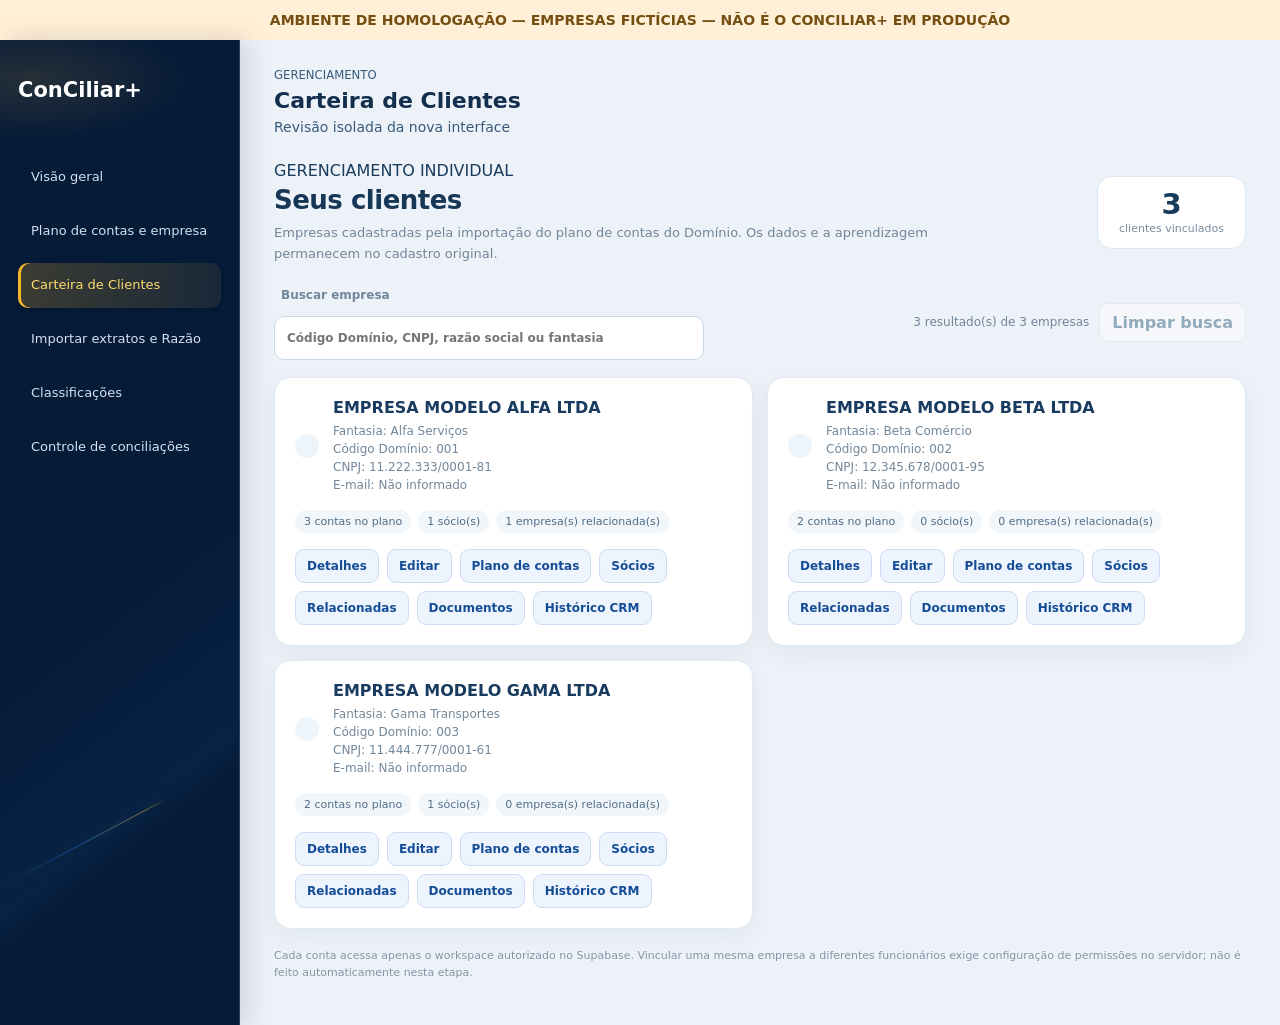
<file: testes/carteira-homologacao-visual.html>
<!doctype html><html lang="pt-BR"><head><meta charset="utf-8"><meta name="viewport" content="width=device-width,initial-scale=1"><title>Homologação visual — Carteira de Clientes</title><link rel="stylesheet" href="../style.css"><link rel="stylesheet" href="../romeiro-theme.css"><link rel="stylesheet" href="../client-wallet.css"><style>
body{margin:0;background:#edf2f8;font-family:system-ui,Arial,sans-serif}.homolog-banner{background:#ffefd6;padding:12px 20px;color:#754f12;font-size:14px;text-align:center;font-weight:750}.stage{display:flex;min-height:100vh}.sidebar{background:#061b38;color:white;width:240px;flex:0 0 240px;padding:30px 18px}.sidebar strong{display:block;color:#fff;margin:8px 0 40px;font-size:21px}.sidebar nav{display:flex;flex-direction:column;gap:9px}.sidebar button{border:0;background:transparent;color:#d3e1ef;padding:12px;text-align:left;font-size:13px;border-radius:9px}.sidebar button.active{background:rgba(255,255,255,.15);color:#fff}.content{flex:1;min-width:0;padding:26px 34px;max-width:1250px}.titlebar{color:#375a7b;font-size:14px;margin-bottom:26px}.titlebar h1{font-size:22px;color:#142e4d;margin:6px 0}.wallet-top{margin-top:20px}
@media(max-width:680px){.stage{display:block}.sidebar{width:auto;padding:14px;min-height:0}.sidebar strong{margin:0 0 8px}.sidebar nav{display:flex;flex-direction:row;overflow:auto}.sidebar button{white-space:nowrap}.content{padding:14px}}
</style><script>
window.state={companies:[
{id:'ficticio-1',name:'EMPRESA MODELO ALFA LTDA',fantasyName:'Alfa Serviços',cnpj:'11222333000181',dominio:'001',plan:[{code:'1'},{code:'2'},{code:'3'}],partners:[{name:'SÓCIO FICTÍCIO'}],relatedCompanies:[{name:'RELACIONADA FICTÍCIA'}],rules:[{code:'192'}]},
{id:'ficticio-2',name:'EMPRESA MODELO BETA LTDA',fantasyName:'Beta Comércio',cnpj:'12345678000195',dominio:'002',plan:[{code:'7'},{code:'8'}],partners:[],relatedCompanies:[],rules:[]},
{id:'ficticio-3',name:'EMPRESA MODELO GAMA LTDA',fantasyName:'Gama Transportes',cnpj:'11444777000161',dominio:'003',plan:[{code:'10'},{code:'11'}],partners:[{name:'PESSOA TESTE'}],relatedCompanies:[],rules:[]}
]};
window.ConciliaCloud={accountId:()=> 'usuario-homologacao',authenticated:()=>true};
window.companyId='';window.renderSelection=()=>{};window.showPage=()=>{};window.store=async()=>{};window.say=console.log;window.confirm=()=>true;window.lucide={createIcons(){}};
</script></head><body><div class="homolog-banner">AMBIENTE DE HOMOLOGAÇÃO — EMPRESAS FICTÍCIAS — NÃO É O CONCILIAR+ EM PRODUÇÃO</div><div class="stage"><aside class="sidebar"><strong>ConCiliar+</strong><nav><button>Visão geral</button><button>Plano de contas e empresa</button><button class="active">Carteira de Clientes</button><button>Importar extratos e Razão</button><button>Classificações</button><button>Controle de conciliações</button></nav></aside><main class="content"><div class="titlebar"><small>GERENCIAMENTO</small><h1>Carteira de Clientes</h1><span>Revisão isolada da nova interface</span></div><div id="walletPanel"></div></main></div><script src="../client-wallet.js"></script><script>function verificarHomologacao(){window.ConciliaWallet?.render();document.body.dataset.homologacao=String(!!document.querySelector('.wallet-client-card'));}document.addEventListener('DOMContentLoaded',verificarHomologacao);window.addEventListener('load',verificarHomologacao);setTimeout(verificarHomologacao,500);</script></body></html>
</file>
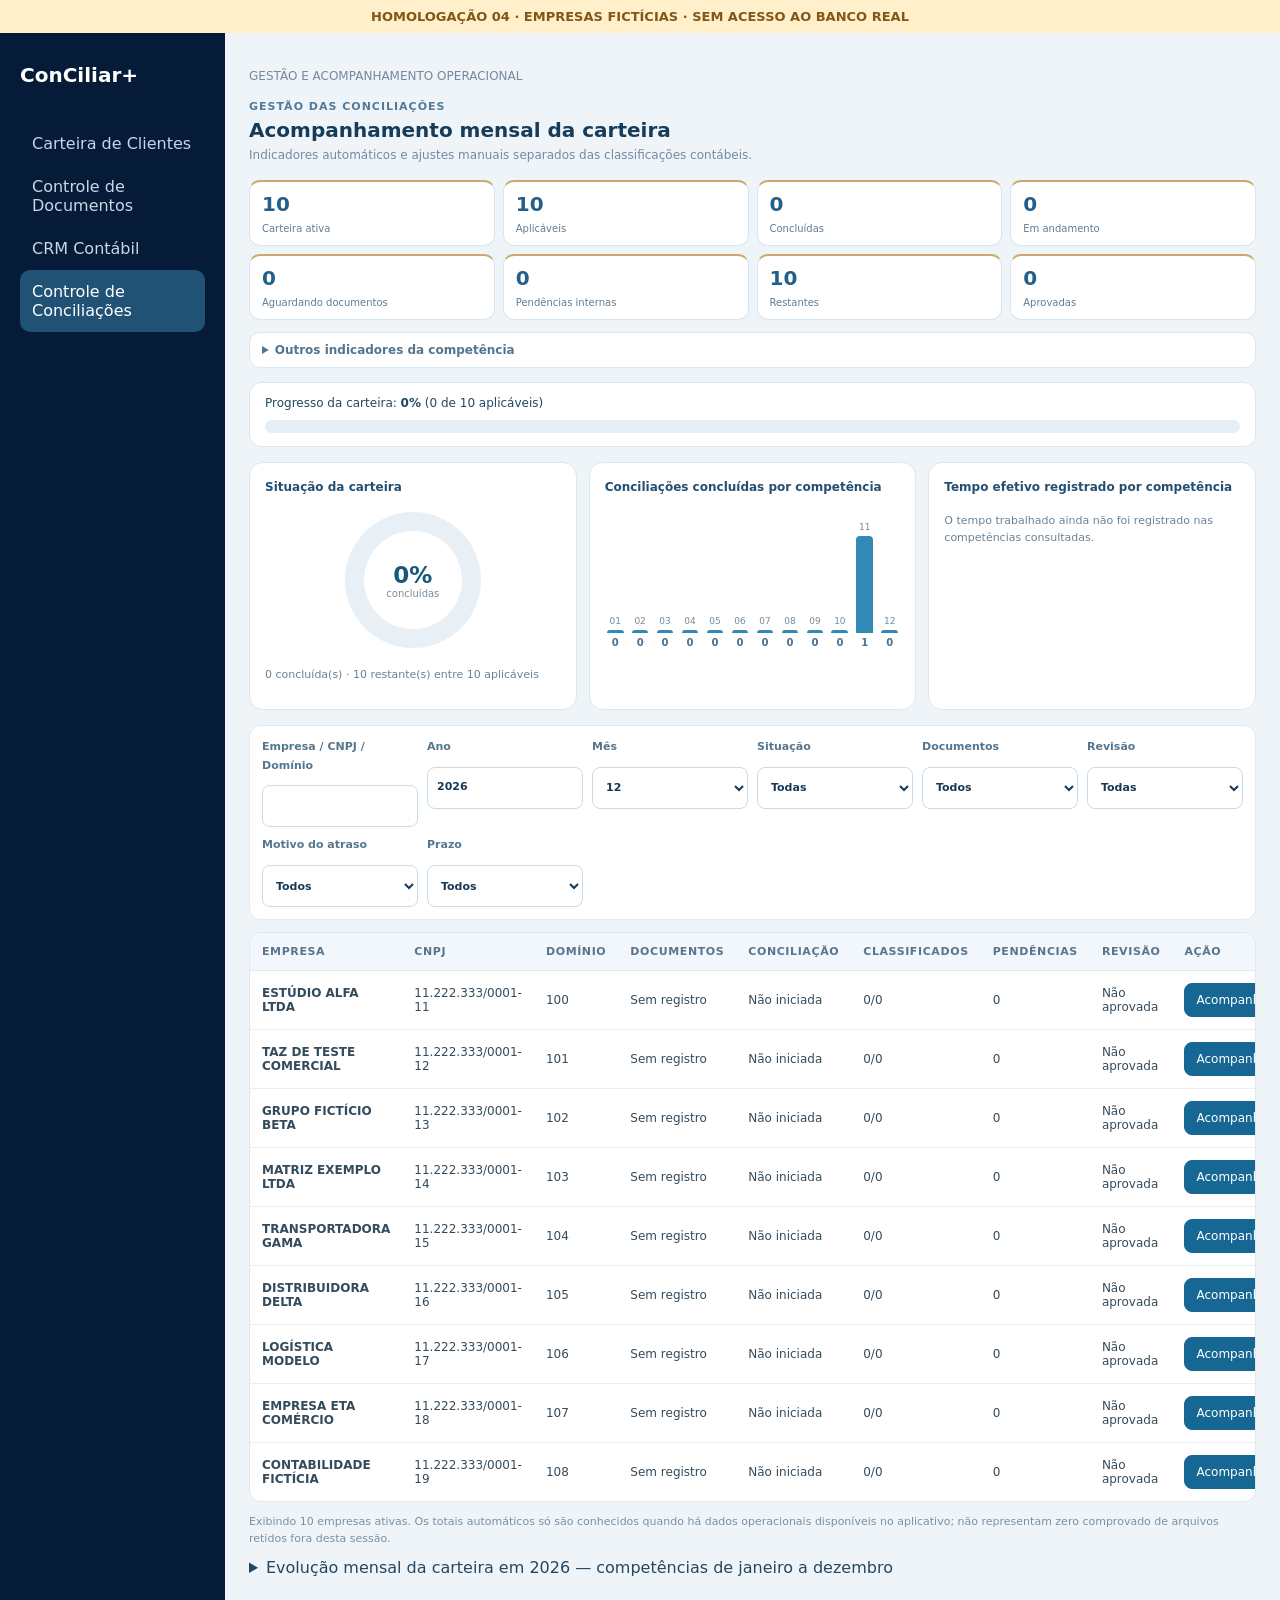
<file: testes/controle-melhoria04-visual.html>
<!doctype html><html lang="pt-BR"><head><meta charset="utf-8"><meta name="viewport" content="width=device-width,initial-scale=1"><title>Controle de Conciliações — Homologação 04</title><link rel="stylesheet" href="../style.css"><link rel="stylesheet" href="../tracking-control-v4.css"><style>
body{margin:0;background:#eff4f9;font-family:system-ui,Arial,sans-serif}.banner{position:sticky;top:0;background:#fff0cb;color:#825719;text-align:center;padding:9px;font-size:13px;font-weight:750;z-index:9}
.layout{display:flex;min-height:100vh}.navside{background:#061b38;color:#fff;width:225px;flex-shrink:0;padding:20px}.navside strong{font-size:20px;display:block;margin:10px 0 35px}.navside span{display:block;padding:12px;color:#c5d8e8}.navside span.active{background:#205276;color:#fff;border-radius:10px}
main{min-width:0;flex:1;max-width:1450px;padding:24px}.subtitle{font-size:12px;color:#75899b}
@media(max-width:700px){.layout{display:block}.navside{width:auto;min-height:0;padding:12px}.navside strong{margin:0 0 10px}.navside span{display:inline-block;padding:5px;font-size:11px}main{padding:12px}}
</style><script>
window.state={companies:[]};window.cloudSyncEnabled=true;
window.ConciliaCloud={accountId:()=> 'test-employee',authenticated:()=>true,revision:()=>1,identity:()=> 'usuario-homologacao@example.test'};
window.ConciliaWallet={visible:()=>window.state.companies};window.store=async()=>{};window.lucide={createIcons(){}};
const year=2026,period='2026-11';
for(let i=0;i<11;i++){const c={id:'fake-'+i,name:['ESTÚDIO ALFA LTDA','TAZ DE TESTE COMERCIAL','GRUPO FICTÍCIO BETA','MATRIZ EXEMPLO LTDA','TRANSPORTADORA GAMA','DISTRIBUIDORA DELTA','LOGÍSTICA MODELO','EMPRESA ETA COMÉRCIO','CONTABILIDADE FICTÍCIA','INDÚSTRIA ÔMEGA','CLIENTE INATIVO'][i],cnpj:'11.222.333/0001-'+(11+i),dominio:String(100+i),walletAssignedUserIds:['test-employee'],clientInactive:i===10,
 documentHistory:{[period]:{status:['Recebido','Cobrado','Pendente','Parcialmente recebido','Recebido'][i%5]}},reconciliationTracking:{},movements:[],imports:[],reconciliationReview:{}};
 if(i===0)c.reconciliationTracking[period]={start:'2026-11-04',end:'2026-11-07',notes:'Conciliação validada'};
 if(i===1)c.reconciliationTracking[period]={start:'2026-11-02'};
 if(i===2)c.movements=[{id:'1',date:'2026-11-03',status:'PENDENTE'}];
 window.state.companies.push(c);
}
window.showPage=()=>{};window.confirm=()=>true;
</script></head><body class="authenticated"><div class="banner">HOMOLOGAÇÃO 04 · EMPRESAS FICTÍCIAS · SEM ACESSO AO BANCO REAL</div><div class="layout"><aside class="navside"><strong>ConCiliar+</strong><span>Carteira de Clientes</span><span>Controle de Documentos</span><span>CRM Contábil</span><span class="active">Controle de Conciliações</span></aside><main><p class="subtitle">GESTÃO E ACOMPANHAMENTO OPERACIONAL</p><section id="p-controle" class="page visible"><div id="trackingV4Panel"></div></section></main></div><script src="../tracking-core-v4.js"></script><script src="../tracking-control-v4.js"></script><script>
function check(){window.ConciliaTrackingV4?.render();document.body.dataset.tracking4Homologado=String(document.querySelectorAll('.track4-summary button').length>=15&&document.querySelector('.track4-progress')?.getBoundingClientRect().height>5&&document.querySelectorAll('.track4-table')[0]?.querySelectorAll('tbody tr').length===10);}
document.addEventListener('DOMContentLoaded',check);window.addEventListener('load',check);setTimeout(check,250);
</script></body></html>
</file>
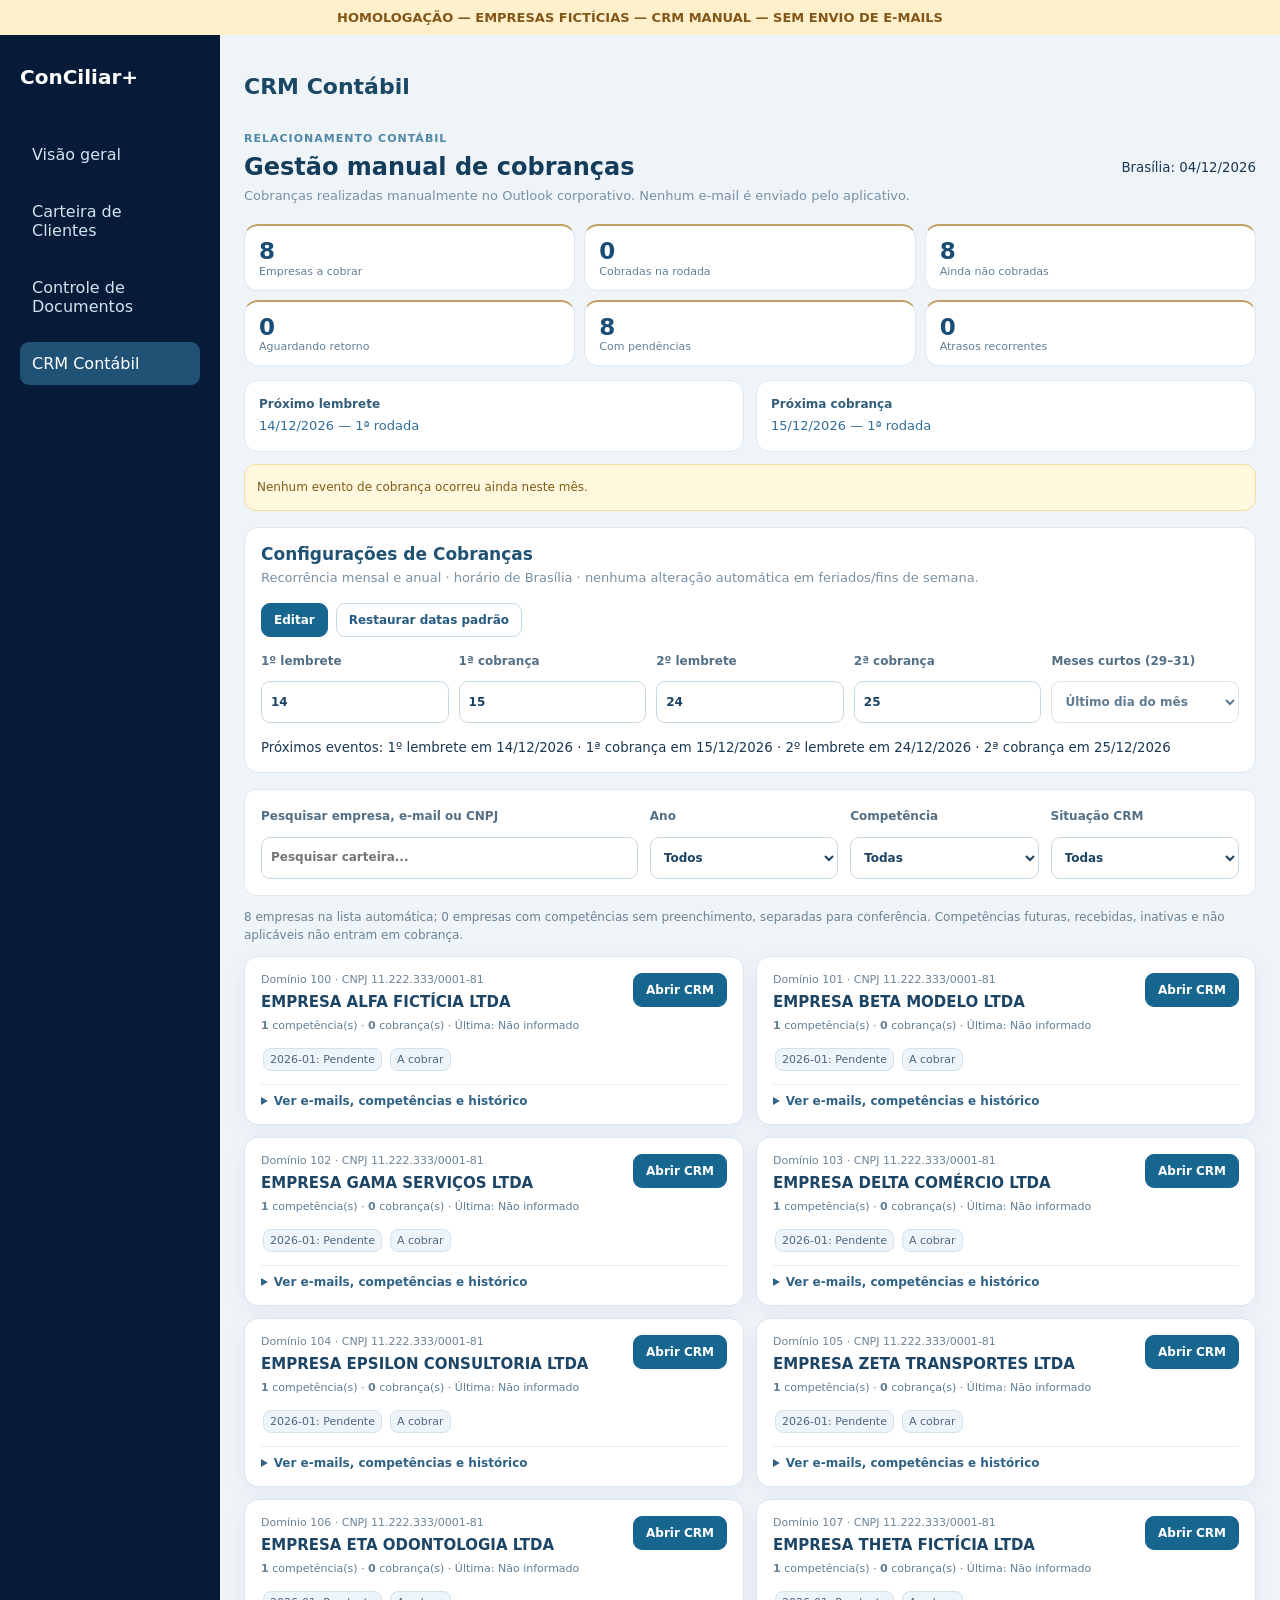
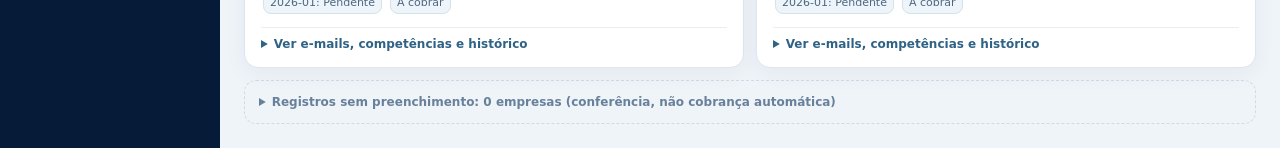
<file: testes/crm-homologacao-visual.html>
<!doctype html><html lang="pt-BR"><head><meta charset="utf-8"><meta name="viewport" content="width=device-width,initial-scale=1"><title>CRM Contábil · Homologação 03</title><link rel="stylesheet" href="../style.css"><link rel="stylesheet" href="../crm.css"><style>body{margin:0;background:#eff4f9;font-family:system-ui,Arial,sans-serif}.banner{background:#fff0cb;color:#825719;text-align:center;padding:10px;font-size:13px;font-weight:750}.shell{display:flex;min-height:100vh}.sidebar{background:#061b38;color:#fff;flex:0 0 220px;padding:20px}.sidebar strong{display:block;font-size:20px;margin:10px 0 30px}.sidebar span{display:block;padding:12px;color:#d2e3ee}.sidebar span.active{border-radius:9px;background:#205276;color:white}main{padding:24px;flex:1;min-width:0;max-width:1360px}main>h1{font-size:22px;color:#194764} @media(max-width:700px){.shell{display:block}.sidebar{width:auto;min-height:0}.sidebar strong{margin:0}.sidebar span{display:none}main{padding:12px}}</style><script>
window.state={companies:[]};const now=new Date(),y=new Intl.DateTimeFormat('en-US',{timeZone:'America/Sao_Paulo',year:'numeric'}).format(now);
const mm=new Intl.DateTimeFormat('en-US',{timeZone:'America/Sao_Paulo',month:'2-digit'}).format(now);
for(let i=0;i<9;i++){const c={id:'company-'+i,name:['EMPRESA ALFA FICTÍCIA LTDA','EMPRESA BETA MODELO LTDA','EMPRESA GAMA SERVIÇOS LTDA','EMPRESA DELTA COMÉRCIO LTDA','EMPRESA EPSILON CONSULTORIA LTDA','EMPRESA ZETA TRANSPORTES LTDA','EMPRESA ETA ODONTOLOGIA LTDA','EMPRESA THETA FICTÍCIA LTDA','EMPRESA IOTA MODELO LTDA'][i],cnpj:'11222333000181',dominio:String(100+i),emails:[{value:'financeiro'+i+'@example.test'}],walletAssignedUserIds:['user-test'],documentHistory:{},crmHistory:[],clientInactive:i===8};
 c.documentHistory[y+'-'+mm]={status:i%3===0?'Pendente':i%3===1?'Cobrado':'Parcialmente recebido'};
 c.documentHistory[y+'-01']={status:'Pendente'};
 window.state.companies.push(c);}
window.ConciliaCloud={authenticated:()=>true,accountId:()=> 'user-test',identity:()=> 'colaborador.homologacao@example.test',revision:()=>1};
window.ConciliaWallet={visible:()=>window.state.companies.filter(c=>c.walletAssignedUserIds.includes('user-test'))};
window.cloudSyncEnabled=false;window.store=()=>Promise.reject(new Error('Fixture visual somente leitura'));
</script></head><body class="authenticated"><div class="banner">HOMOLOGAÇÃO — EMPRESAS FICTÍCIAS — CRM MANUAL — SEM ENVIO DE E-MAILS</div><div class="shell"><aside class="sidebar"><strong>ConCiliar+</strong><span>Visão geral</span><span>Carteira de Clientes</span><span>Controle de Documentos</span><span class="active">CRM Contábil</span></aside><main><h1>CRM Contábil</h1><div id="crmPanel"></div></main></div><script src="../crm-core.js"></script><script src="../crm.js"></script><script>function check(){window.ConciliaCRM?.render();document.body.dataset.crmHomologado=String(!!document.querySelector('.crm-client-list .crm-client-card')&&document.querySelector('.crm-client-card details')&&!!document.querySelector('.crm-settings')&&document.querySelector('.shell')?.getBoundingClientRect().height>100&&document.querySelector('#crmPanel')?.getBoundingClientRect().height>200);}document.addEventListener('DOMContentLoaded',check);window.addEventListener('load',check);setTimeout(check,300);</script></body></html>
</file>
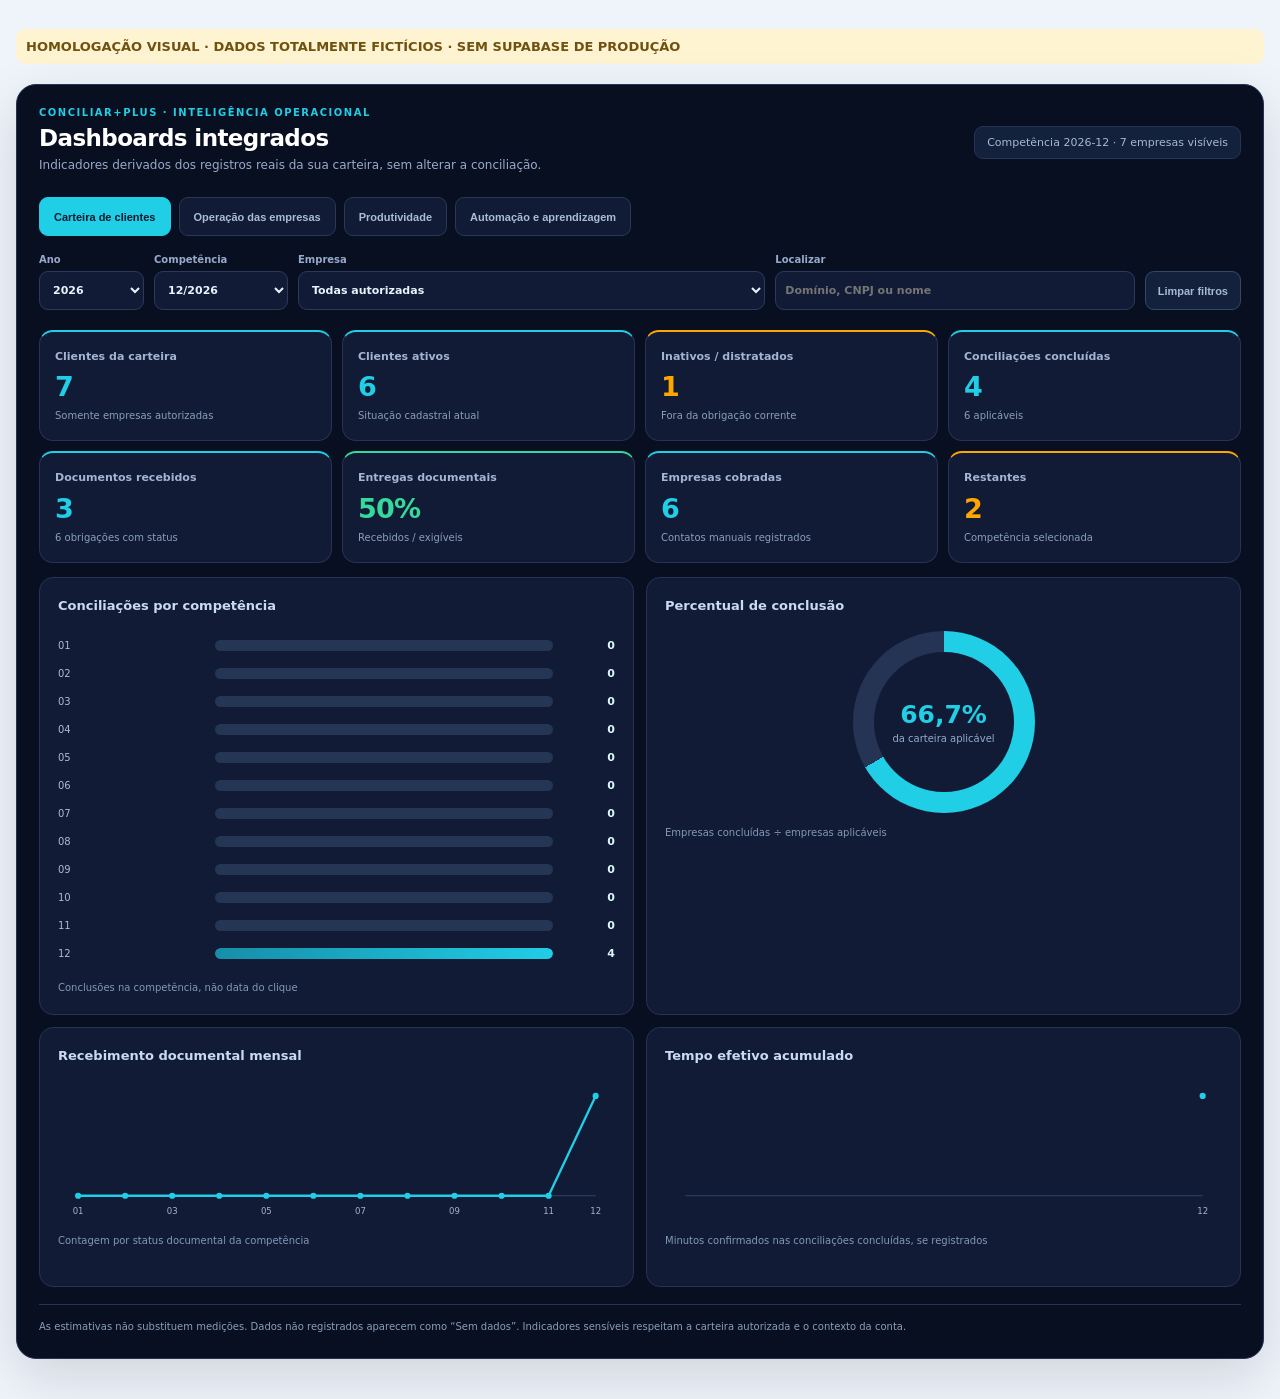
<file: testes/dashboard-bi-visual.html>
<!doctype html><html lang="pt-BR"><head><meta charset="utf-8"><meta name="viewport" content="width=device-width,initial-scale=1"><title>Homologação do BI integrado</title><link rel="stylesheet" href="../dashboard-bi.css"><style>body{background:#eff3fa;margin:0;padding:16px;font:13px system-ui}main{max-width:1500px;margin:auto}.evidence{background:#fff4d2;color:#6f5110;border-radius:9px;padding:10px;font-weight:800}</style></head><body><main><p class="evidence">HOMOLOGAÇÃO VISUAL · DADOS TOTALMENTE FICTÍCIOS · SEM SUPABASE DE PRODUÇÃO</p><div id="conciliaBI"></div></main>
<script src="../dashboard-bi-metrics.js"></script><script src="../dashboard-bi.js"></script><script>
const year=new Date().getFullYear(),p=String(year)+'-'+String(new Date().getMonth()+1).padStart(2,'0');
const companies=Array.from({length:7},(_,i)=>({id:'synthetic-'+i,name:'EMPRESA FICTÍCIA '+String(i+1).padStart(2,'0'),dominio:'0'+(800+i),cnpj:'11.222.333/0001-81',walletAssignedUserIds:['user-fixture'],clientInactive:i===6,documentHistory:{[p]:{status:i%2?'Pendente':'Recebido'}},reconciliationTracking:{[p]:{start:p+'-01',end:i%3?p+'-09':null,deadline:p+'-25'}},crmHistory:[{type:'charge',periods:[p]}],learnedCodes:[{key:'fake-'+i}],movements:[{id:'m'+i,date:p+'-06',status:'CONFIRMADO',confidence:i%2?'Aprendizado comprovado':'Excel colado — validado automaticamente'},{id:'z'+i,date:p+'-07',status:'PENDENTE'}]}));
window.ConciliaTrackingCore={effective:(c,period)=>({data:{...c.reconciliationTracking?.[period],status:c.reconciliationTracking?.[period]?.end?'Concluída':'Em andamento',effectiveSeconds:3600,pendingRemaining:1}})};
function assertBI(){
 window.ConciliaBI.render({companies,userId:'user-fixture'});
 const k=document.querySelectorAll('.bi-kpi').length,charts=document.querySelectorAll('.bi-graph').length;
 const tabs=document.querySelectorAll('[data-bi-tab]').length,filters=document.querySelectorAll('[data-bi-filter]').length;
 const valid=k>=6&&charts===4&&tabs===4&&filters===4&&document.querySelector('.bi-head h2')?.textContent==='Dashboards integrados';
 document.body.dataset.biHomologado=String(valid);
 if(!valid)document.querySelector('.evidence').textContent+=' · FALHA DE MONTAGEM';
}
window.addEventListener('load',()=>{setTimeout(assertBI,100);});
</script></body></html>
</file>
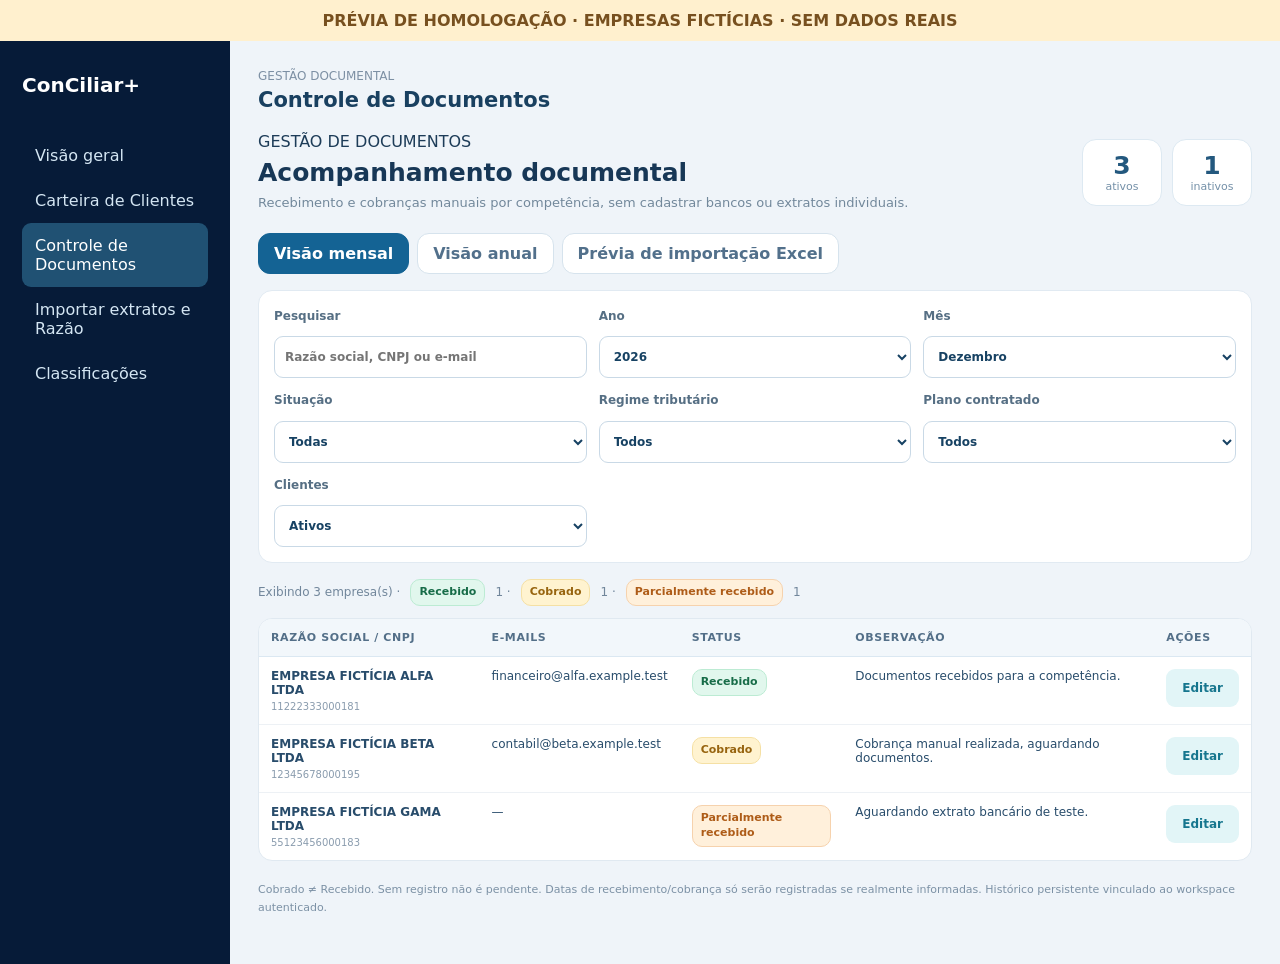
<file: testes/documentos-homologacao-visual.html>
<!doctype html><html lang="pt-BR"><head><meta charset="utf-8"><meta name="viewport" content="width=device-width,initial-scale=1"><title>ConCiliar+ · Homologação de Documentos</title><link rel="stylesheet" href="../style.css"><link rel="stylesheet" href="../document-management.css"><style>
body{background:#eff4f9;font-family:system-ui,Arial,sans-serif;margin:0}
.homolog-only{background:#fff0ce;color:#77501f;text-align:center;padding:11px;font-weight:750}
.structure{display:flex;min-height:100vh}.side{background:#061b38;width:230px;padding:22px;color:white;flex-shrink:0}.side h1{font-size:20px;margin:10px 0 36px;color:white}.side span{display:block;padding:13px;color:#d4e6f3}.side .active{color:#fff;background:#205173;border-radius:9px}
main{flex:1;min-width:0;padding:28px;max-width:1300px}.heading{font-size:12px;color:#7d90a4}.heading h2{font-size:21px;color:#194060;margin:5px 0 20px}
@media(max-width:700px){.structure{display:block}.side{width:auto;padding:12px}.side h1{margin:0 0 10px}.side span{display:inline-block;padding:6px;font-size:12px}main{padding:12px}}
</style><script>
const yr=new Date().getFullYear(),mm=String(new Date().getMonth()+1).padStart(2,'0');
const sample=[
{id:'demo-1',name:'EMPRESA FICTÍCIA ALFA LTDA',cnpj:'11222333000181',emails:[{value:'financeiro@alfa.example.test'}],regimeTributario:'SIMPLES',contractedPlan:'Básico',documentHistory:{},rules:[{term:'CEF MATRIZ',code:'192'}]},
{id:'demo-2',name:'EMPRESA FICTÍCIA BETA LTDA',cnpj:'12345678000195',emails:[{value:'contabil@beta.example.test'}],regimeTributario:'LUCRO PRESUMIDO',contractedPlan:'Consultivo',documentHistory:{},rules:[]},
{id:'demo-3',name:'EMPRESA FICTÍCIA GAMA LTDA',cnpj:'55123456000183',emails:[],regimeTributario:'SIMPLES',contractedPlan:'Básico',documentHistory:{},rules:[]},
{id:'demo-4',name:'EMPRESA INATIVA DE TESTE',cnpj:'55987654000174',clientInactive:true,documentHistory:{},rules:[]}
];
sample[0].documentHistory[yr+'-'+mm]={status:'Recebido',notes:'Documentos recebidos para a competência.',source:'manual'};
sample[1].documentHistory[yr+'-'+mm]={status:'Cobrado',notes:'Cobrança manual realizada, aguardando documentos.',source:'manual'};
sample[2].documentHistory[yr+'-'+mm]={status:'Parcialmente recebido',notes:'Aguardando extrato bancário de teste.',source:'manual'};
window.ConciliaWallet={visible:()=>sample};
window.ConciliaCloud={accountId:()=> 'usuario-teste',authenticated:()=>true};
window.confirm=()=>true;window.store=async()=>{};window.lucide={createIcons(){}};
</script></head><body><div class="homolog-only">PRÉVIA DE HOMOLOGAÇÃO · EMPRESAS FICTÍCIAS · SEM DADOS REAIS</div><div class="structure"><aside class="side"><h1>ConCiliar+</h1><span>Visão geral</span><span>Carteira de Clientes</span><span class="active">Controle de Documentos</span><span>Importar extratos e Razão</span><span>Classificações</span></aside><main><div class="heading">GESTÃO DOCUMENTAL<h2>Controle de Documentos</h2></div><section id="documentsPanel"></section></main></div><script src="../document-import.js"></script><script src="../document-management.js"></script><script>
const check=()=>{window.ConciliaDocuments?.render();document.body.dataset.docsHomologado=String(!!document.querySelector('.docs-scroll table')&&document.querySelectorAll('.docs-scroll tbody tr').length===3);};
document.addEventListener('DOMContentLoaded',check);window.addEventListener('load',check);setTimeout(check,250);
</script></body></html>
</file>
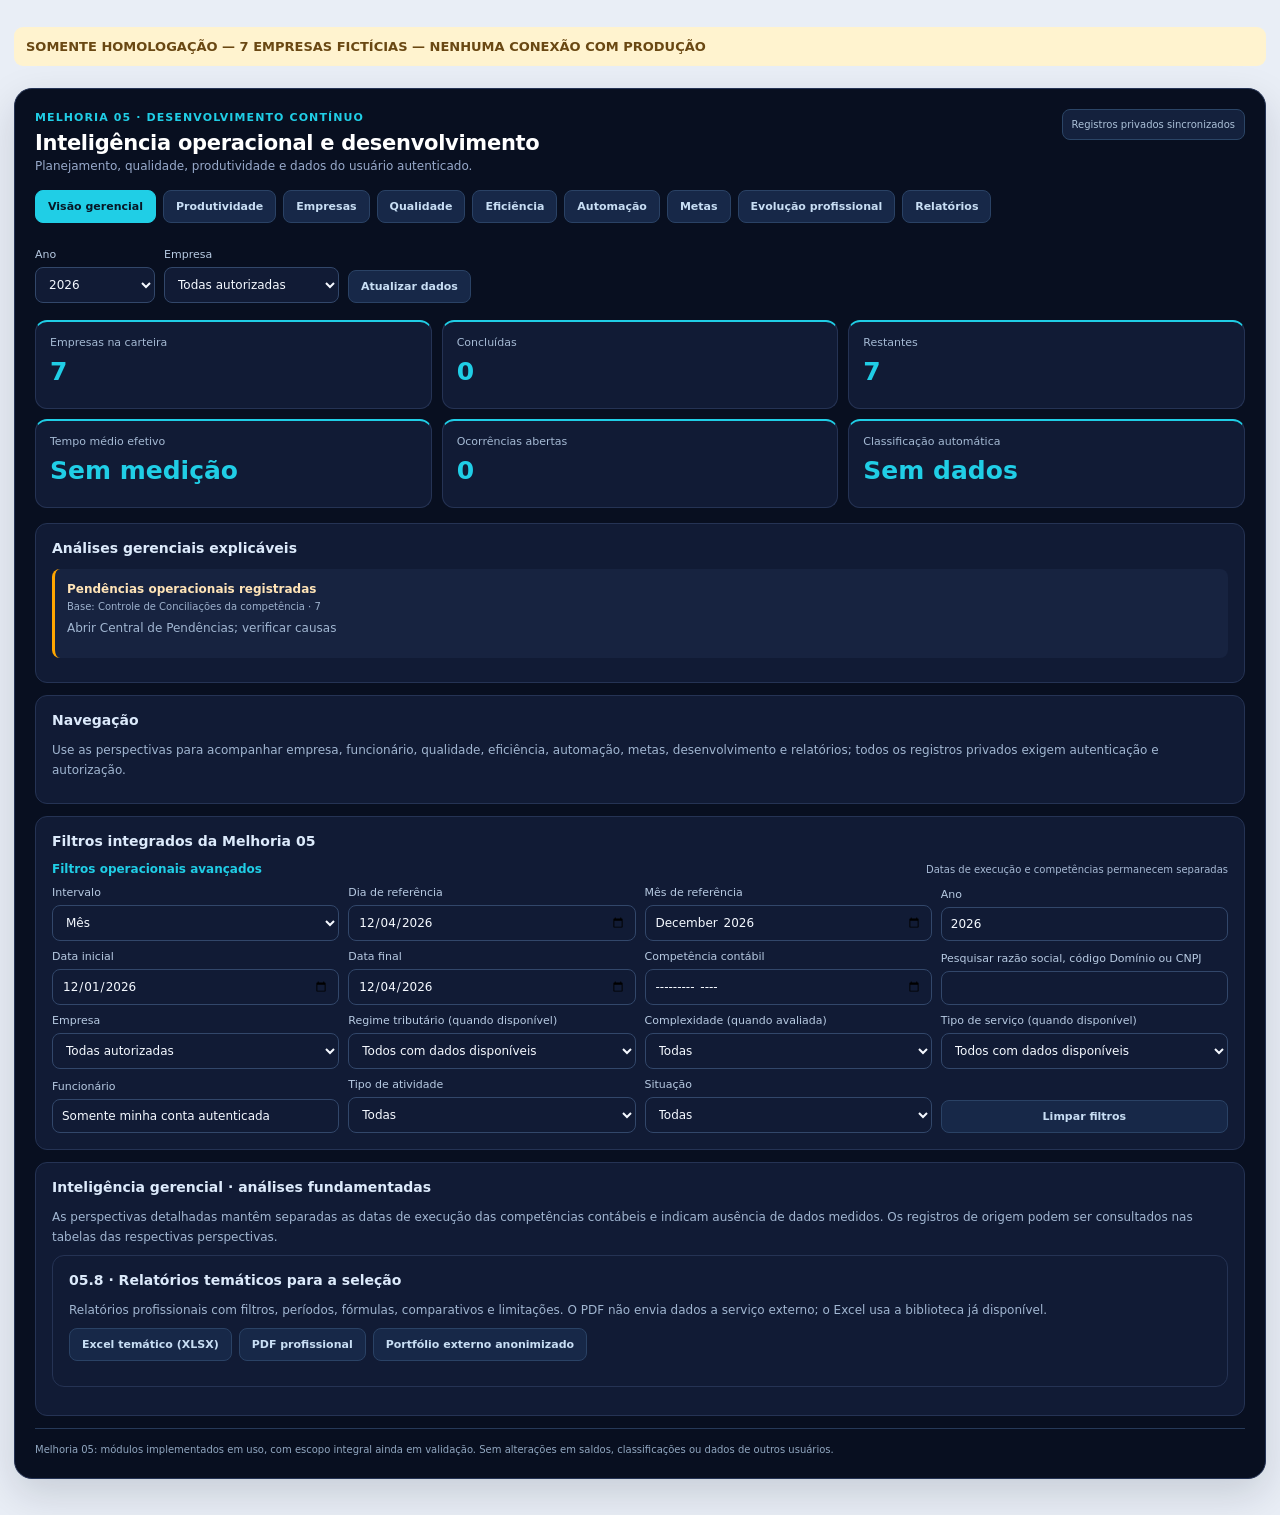
<file: testes/melhoria05-visual.html>
<!doctype html><html lang="pt-BR"><head><meta charset="utf-8"><meta name="viewport" content="width=device-width,initial-scale=1"><link rel="stylesheet" href="../melhoria05.css"><link rel="stylesheet" href="../melhoria05-advanced.css"><title>Homologação visual Melhoria 05</title><style>body{font:13px system-ui;background:#e9eef6;margin:0;padding:14px}main{max-width:1550px;margin:auto}.test-banner{background:#fff3cf;border-radius:9px;padding:12px;color:#6a4813;font-weight:800}</style></head><body><main><p class="test-banner">SOMENTE HOMOLOGAÇÃO — 7 EMPRESAS FICTÍCIAS — NENHUMA CONEXÃO COM PRODUÇÃO</p><div id="melhoria05Panel"></div></main>
<script src="../dashboard-bi-metrics.js"></script>
<script src="../melhoria05-core.js"></script><script src="../melhoria05-analytics.js"></script>
<script>
const userId='user-test-visual',period='2026-11';
const firms=Array.from({length:7},(_,i)=>({id:'fake-'+i,name:'EMPRESA SINTÉTICA '+(i+1),dominio:String(790+i),walletAssignedUserIds:[userId],
 documentHistory:{[period]:{status:i%2?'Pendente':'Recebido'}},
 reconciliationTracking:{[period]:{start:period+'-01',end:i%3?period+'-08':null,deadline:period+'-20'}},
 movements:[{id:'mov-'+i,date:period+'-07',status:'CONFIRMADO',confidence:i%2?'Excel colado — confirmado':'Regra aprendida'}]}));
window.ConciliaCloud={accountId:()=>userId,connect:()=>({from:()=>({select:()=>({eq:()=>({maybeSingle:async()=>({data:{revision:1,payload:{version:1,quality:[],goals:[],diary:[],competencies:[],achievements:[],development:[]}},error:null})})})})})};
window.ConciliaTrackingCore={effective:(c,p)=>({data:{...c.reconciliationTracking?.[p],status:c.reconciliationTracking?.[p]?.end?'Concluída':'Em andamento',effectiveSeconds:3600,pendingRemaining:1}})};
</script>
<script src="../melhoria05-ui.js"></script><script src="../melhoria05-reports.js"></script><script src="../melhoria05-advanced-ui.js"></script>
<script>
window.addEventListener('load',()=>{
 window.Concilia05.render({companies:firms,userId});
 setTimeout(()=>{const root=document.querySelector('#melhoria05Panel');const ok=root.querySelectorAll('[data-m05-tab]').length===9&&root.querySelectorAll('.m05-kpi').length>=4&&root.querySelector('select[data-m05-filter="company"]')?.options.length===8&&root.querySelectorAll('[data-m05x]').length>=10&&root.querySelector('.m05-ext-filters')!==null;
 document.body.dataset.melhoria05Homologada=String(!!ok)},500);
});
</script></body></html>
</file>
<file: style.css>
:root{font-family:Inter,ui-sans-serif,system-ui,-apple-system,"Segoe UI",Arial,sans-serif;color:#162638;background:#f3f6fa;font-synthesis:none}*{box-sizing:border-box}body{margin:0}button,input,select{font:inherit}button{cursor:pointer}button:disabled{opacity:.43;cursor:not-allowed}input,select{width:100%;background:white;border:1px solid #d6dfe7;border-radius:9px;padding:11px 12px;outline:none;color:#152639;min-height:42px}input:focus,select:focus{border-color:#168bb5;box-shadow:0 0 0 3px #158ab320}label{display:block;color:#5d6c7a;font-weight:650;font-size:12px;line-height:1.7}label input,label select{display:block;margin-top:4px;font-size:14px;font-weight:400}.shell{display:flex;min-height:100vh}.sidebar{width:258px;background:#102337;color:#c6d5e2;flex-shrink:0;padding:25px 16px;display:flex;flex-direction:column;gap:14px}.brand{display:flex;align-items:center;gap:11px;padding:0 10px;color:#fff;font-size:23px;font-weight:780;letter-spacing:-1.5px}.brand-icon{display:grid;place-items:center;border-radius:11px;background:#147eaa;color:#fff;width:37px;height:37px;font-size:28px}.plus{color:#35c1aa}.brand small{vertical-align:middle;background:#244761;font-size:9px;padding:3px 6px;border-radius:5px;letter-spacing:1px;margin-left:5px}.side-caption{margin:27px 13px 0;font-size:10px;letter-spacing:1.8px;font-weight:700;color:#8297a8}nav{display:flex;flex-direction:column;gap:5px}nav button{border:0;color:#c5d4e2;background:transparent;text-align:left;border-radius:9px;padding:12px 13px;font-size:13px}nav button span{display:inline-block;min-width:24px;font-size:17px;color:#7e9eb5}nav button:hover,nav button.active{background:#1b4057;color:#fff}nav button.active{box-shadow:inset 3px 0 #3ed0b7}.aside-bottom{margin-top:auto;padding:18px 12px 0;border-top:1px solid #29445b}.aside-bottom strong{font-size:12px;color:#f2f8fd}.aside-bottom p{color:#9eafbc;line-height:1.65;font-size:11px}.mini-btn{display:block;background:#24465d;border:0;border-radius:7px;padding:9px;margin:8px 0;color:#eff7fc;font-size:11px;text-align:center;width:100%;cursor:pointer}.workspace{flex:1;min-width:0}.topbar{height:83px;padding:17px 35px;border-bottom:1px solid #e3e8ee;background:white;display:flex;align-items:center;justify-content:space-between;gap:14px}.top-label{font-weight:800;font-size:11px;letter-spacing:1.5px;color:#47728b}.tag{font-size:10px;color:#08866f;background:#e5f8f3;border-radius:5px;padding:4px 7px;letter-spacing:.1px;margin-left:8px}.select-row{display:flex;gap:12px;align-items:center}.select-row label{font-size:10px;min-width:180px}.select-row label:last-child{min-width:155px}.select-row input,.select-row select{margin-top:1px;min-height:37px;padding:7px 10px}main{padding:29px 35px 55px;max-width:1450px;margin:auto}.page-heading{display:flex;align-items:center;justify-content:space-between;gap:18px;margin-bottom:21px}.eyebrow{font-weight:750;font-size:10px;color:#0d8c82;letter-spacing:2px;margin:0 0 8px}.page-heading h1{font-size:27px;letter-spacing:-.8px;margin:0 0 5px}.subheading{font-size:13px;color:#758698;margin:0}.primary,.secondary{border:0;background:#107d9c;color:#fff;font-weight:750;border-radius:9px;padding:12px 16px;white-space:nowrap}.primary:hover{background:#0e6d87}.secondary{color:#16768e;background:#e2f5f7}.secondary:hover{background:#c9ebef}.notice{border-left:3px solid #ecae4e;color:#69562e;background:#fff7e7;padding:12px 15px;border-radius:7px;font-size:12px;line-height:1.5;margin-bottom:22px}.page{display:none}.page.visible{display:block}.step-banner{background:#e5f3f8;color:#174d63;border:1px solid #c9e9f2;padding:14px 17px;border-radius:12px;margin-bottom:18px;font-size:13px}.step-banner strong{font-weight:800}.metric-grid{display:grid;grid-template-columns:repeat(4,minmax(0,1fr));gap:15px;margin-bottom:18px}.metric,.panel{border:1px solid #e3eaf0;background:white;box-shadow:0 3px 15px rgba(25,42,57,.032);border-radius:12px}.metric{padding:18px 18px 17px}.metric small{font-weight:650;color:#6f8191;font-size:12px}.metric strong{display:block;font-size:26px;letter-spacing:-1px;margin:14px 0 2px}.metric span{font-size:11px;color:#718395}.grid-2{display:grid;grid-template-columns:repeat(2,minmax(0,1fr));gap:16px;margin-bottom:16px}.panel{padding:20px 21px;margin-bottom:16px;min-width:0}.panel h2{margin:0 0 7px;font-size:16px;letter-spacing:-.2px}.panel p{line-height:1.65;color:#728495;font-size:12px;margin:2px 0 18px}.panel-title{display:flex;gap:12px;justify-content:space-between;align-items:center;margin-bottom:15px}.panel-title p{margin:4px 0 0}.subtle,.micro{font-size:11px!important;color:#899ba6!important}.micro{margin-top:12px!important}.form{display:grid;gap:13px;margin:16px 0 12px}.form button{justify-self:start}.fields{display:grid;grid-template-columns:1fr 1fr;gap:12px}.tablewrap{overflow:auto;max-width:100%}table{border-collapse:collapse;width:100%;font-size:12px;text-align:left}th{color:#718699;background:#f4f7fa;font-size:10px;text-transform:uppercase;letter-spacing:.6px;font-weight:800}th,td{padding:10px 12px;border-bottom:1px solid #e9edf2;vertical-align:top}td{color:#344b5c}td.money,td.num{text-align:right;white-space:nowrap;font-variant-numeric:tabular-nums}tr:last-child td{border-bottom:0}.empty{padding:20px;border:1px dashed #d7e0e8;border-radius:9px;text-align:center;color:#8195a5;font-size:12px}.badge{display:inline-block;padding:4px 8px;border-radius:18px;background:#f2f4f6;font-size:10px;color:#536678;font-weight:750}.badge.ok{background:#e4f8f0;color:#14835e}.badge.warn{background:#fff3de;color:#a76c18}.badge.bad{background:#ffe9e7;color:#b45342}.step-list{display:grid;gap:8px}.step{display:flex;gap:10px;align-items:center;padding:11px 12px;background:#f4f8fb;border-radius:9px;font-size:12px}.step b{background:#dbe7ef;color:#5c788d;border-radius:50%;min-width:25px;height:25px;display:grid;place-items:center}.step.complete b{background:#d1f3e9;color:#1c8267}.step strong{font-size:12px}.step em{color:#8193a3;font-style:normal;margin-left:auto;font-size:10px}.inline-actions{display:flex;align-items:center;gap:7px;flex-wrap:wrap}.inline-actions button{font-size:11px;padding:7px 10px;border-radius:7px;border:1px solid #bddce5;background:#f0f9fb;color:#146f86}.inline-actions select{width:180px;padding:7px;min-height:32px;font-size:11px}.toast{position:fixed;bottom:25px;right:20px;display:none;border-radius:11px;padding:15px 18px;background:#143f54;color:white;max-width:min(420px,90vw);box-shadow:0 16px 35px #0003;z-index:10;font-size:13px}.toast.error{background:#99412f}footer{color:#8699a8;font-size:11px;margin:0 35px 20px}.hint{margin:10px 0;font-size:12px;color:#7f8f9a}.fiscal{white-space:normal;max-width:260px;word-wrap:break-word}code{font-family:ui-monospace,Consolas,monospace;font-size:11px;color:#36617a}.pills{display:flex;gap:8px;flex-wrap:wrap;margin:12px 0}.flag{font-size:12px;color:#aa5f23;font-weight:700}.footnote{font-size:12px;color:#899bab}
@media(max-width:1050px){.sidebar{width:215px}.metric-grid{grid-template-columns:repeat(2,1fr)}.topbar{padding:16px 22px}main{padding:25px 22px}.grid-2{grid-template-columns:1fr}}@media(max-width:720px){.shell{display:block}.sidebar{width:100%;padding:12px}.brand{font-size:21px}.side-caption,.aside-bottom{display:none}nav{display:flex;flex-direction:row;overflow:auto;gap:3px;padding-bottom:5px}nav button{flex:0 0 auto;font-size:12px;padding:9px 11px}nav button span{min-width:17px}.topbar{height:auto;display:block;padding:14px}.select-row{margin-top:12px}.select-row label{min-width:0;flex:1}.top-label{font-size:10px}main{padding:20px 13px}.page-heading{align-items:flex-start;flex-direction:column}.page-heading h1{font-size:24px}.metric-grid{gap:9px}.metric{padding:14px}.metric strong{font-size:21px}.panel{padding:16px}.fields{grid-template-columns:1fr}footer{margin:0 14px 20px}.grid-2{gap:0}}


.import-status{margin:10px 0 16px;padding:13px 15px;background:#edf6ff;border:1px solid #bcdcec;border-radius:10px;font-size:13px;color:#164861;line-height:1.6;overflow-wrap:anywhere}
.import-status.error{background:#fff0ea;border-color:#eda68d;color:#873c21}
.import-status.success{background:#e8f8f0;border-color:#9ed5b8;color:#12583c}
.import-status.working{background:#e7f4fb;color:#135f83;border-color:#8cbfdd}
.status-inline-btn{margin-top:8px;border:1px solid #268eae;color:#176380;background:#fff;border-radius:8px;padding:9px 12px;display:inline-block;font-weight:bold;white-space:normal;text-align:left;font-size:12px}

/* Fluxo contábil guiado e indicadores de conferência */
.guide-workflow{background:#fff;border:1px solid #dce8f0;border-radius:13px;padding:18px;margin-bottom:18px;box-shadow:0 3px 15px #10233709}
.guide-head{display:flex;justify-content:space-between;align-items:center;gap:12px;margin-bottom:10px}.guide-head strong{font-size:16px;color:#17405c}.guide-head p{margin:4px 0;color:#728495;font-size:12px}.guide-head>span{font-size:12px;font-weight:700;color:#18738b}
.guide-items{display:grid;gap:7px}.guide-step{display:flex;text-align:left;align-items:center;gap:12px;width:100%;background:#f4f7fa;border:1px solid #edf1f4;border-radius:10px;padding:10px 12px;color:#183c52;white-space:normal}
.guide-step b{width:29px;height:29px;display:grid;place-items:center;background:#dce8f0;color:#567387;border-radius:50%;flex-shrink:0}
.guide-step span{display:grid;gap:4px;flex:1}.guide-step strong{font-size:12px}.guide-step small{font-size:11px;color:#728495}
.guide-step em{font-style:normal;color:#708694;font-size:10px;white-space:nowrap}.guide-step.done b{background:#d2f5e8;color:#177b62}.guide-step.next{border-color:#f5bd55;background:#fff9ed}
.completion-banner{border-radius:12px;padding:18px;margin:0 0 16px;border:1px solid #e7cb76;background:#fff8e4;color:#7c5317}
.completion-banner strong{display:block;font-size:14px;margin-bottom:8px}.completion-banner div{font-size:12px;line-height:1.7}.completion-banner p{font-size:11px;color:inherit;opacity:.9;margin:7px 0 0}.completion-banner.done{background:#e9f8f1;border-color:#8ac6aa;color:#195e43}.completion-banner.bad{background:#fff0e9;border-color:#e7a193;color:#913a30}
.row-yellow td{background:#fffae6}.row-red td{background:#fff0eb}.row-green td{background:#f0faf5}
.status-red{display:inline-block;background:#ffe6e1;padding:4px 7px;border-radius:8px;color:#a42c25;font-size:11px;font-weight:750}
#downloadPdf{margin-top:8px}
@media(max-width:720px){.guide-workflow{padding:12px}.guide-step{gap:8px;padding:9px}.guide-step strong{font-size:11px}.guide-step small{font-size:10px}.guide-step em{font-size:9px}.guide-head{align-items:flex-start;flex-direction:column}.guide-step b{width:25px;height:25px}.completion-banner{padding:13px}}

.legacy-steps{display:none}#p-visao>.grid-2{grid-template-columns:1fr}

.audit-differences{margin-top:10px;padding:12px;border-left:4px solid #a62e20;border-radius:8px;background:#ffe4dd;color:#852d1f;font-weight:650;line-height:1.65;font-size:12px}
.audit-differences>div{border-top:1px solid #edb2a5;margin-top:5px;padding-top:5px}

#ledgerStatus{white-space:pre-line;max-height:360px;overflow-y:auto}#importLedger input[type=file]{width:100%;max-width:100%}

/* Recomeçar importações com escopo explícito e confirmação */
.reset-panel{margin-top:16px;padding:15px;border:1px solid #d7e3eb;border-radius:12px;background:#f7fafc}
.reset-panel>strong{display:block;color:#203d52;margin-bottom:7px;font-size:14px}
.reset-panel label{display:block;font-weight:600;font-size:12px;color:#36566a;margin:10px 0}
.reset-panel select{display:block;width:100%;min-height:42px;margin-top:6px;padding:9px 11px;border:1px solid #c3d5df;border-radius:9px;background:#fff}
.reset-panel #resetAll{border:1px solid #c47b5c;color:#783a2c;background:#fff8f5;padding:12px}
.reset-panel #resetAll:disabled{opacity:.45}
#resetStatus{white-space:pre-line;font-size:12px;margin:12px 0 0}

/* Cabeçalho mais legível e adequado ao cadastro multiempresas */
.topbar{height:auto;min-height:110px;padding:18px 32px;display:flex;flex-wrap:wrap;align-items:center;gap:18px 30px;border-bottom:1px solid #dce6ef;box-shadow:0 2px 12px rgba(14,39,58,.035)}
.topbar-heading{min-width:210px;flex:1 1 220px}
.topbar-kicker{font-size:10px;font-weight:800;letter-spacing:1.7px;color:#16889a;margin-bottom:4px}
.topbar-title{font-size:20px;font-weight:800;letter-spacing:-.45px;color:#173247;line-height:1.35}
.topbar-subtitle{font-size:12px;color:#7b8e9d;margin-top:3px}
.topbar .tag{display:inline-flex;vertical-align:middle;align-items:center;margin-left:7px;font-size:10px;letter-spacing:0;background:#e6f4f6;color:#187c8d;font-weight:700}
.topbar .select-row{flex:2 1 610px;max-width:850px;width:auto;display:grid;grid-template-columns:minmax(150px,1fr) minmax(220px,1.6fr) minmax(145px,.85fr);gap:12px;align-items:end}
.topbar .select-row label,.topbar .select-row label:last-child{min-width:0;display:block;font-size:11px;letter-spacing:.15px;color:#506779;font-weight:700}
.topbar .select-row input,.topbar .select-row select{font-size:13px;min-height:42px;width:100%;border-color:#ccdce8;padding:8px 11px}
.topbar #companySelect{text-overflow:ellipsis}
@media(max-width:1200px){.topbar{padding:15px 22px}.topbar .select-row{flex-basis:100%;max-width:none}}
@media(max-width:720px){.topbar{padding:14px;gap:10px}.topbar-heading{flex-basis:100%}.topbar-title{font-size:18px}.topbar .select-row{display:grid;grid-template-columns:minmax(0,1fr) minmax(0,1fr);gap:9px}.topbar .company-search-label{grid-column:1/-1}.topbar .company-select-label,.topbar .period-select-label{min-width:0}.topbar .tag{font-size:9px}}

/* Login e estado de sincronização no painel lateral */
.cloud-panel{border:1px solid #335875;border-radius:13px;background:#19384e;padding:15px 12px;color:#eaf7ff}
.cloud-panel>strong{display:block;font-size:13px;margin-bottom:11px;color:#effaff}
.cloud-panel label{font-size:11px;color:#c5dce9}
.cloud-panel input{min-height:35px;padding:7px 9px;font-size:12px;border:1px solid #4b6679;background:#fff}
.cloud-panel .cloud-actions{display:flex;gap:6px;flex-wrap:wrap;margin-top:10px}
.cloud-panel button{background:#166d8d;color:white;border:1px solid #318daa;padding:8px 10px;border-radius:7px;font-size:11px;font-weight:700}
.cloud-panel button:hover{background:#2589aa}
.cloud-panel .cloud-status{color:#b7d6e3;font-size:11px;line-height:1.5;margin:10px 0 0;overflow-wrap:anywhere}
.cloud-panel .cloud-error{color:#ffd6b4}
.cloud-panel .cloud-identity{font-size:11px;color:#d3f9ea;overflow-wrap:anywhere}
.cloud-panel [hidden]{display:none!important}
@media(max-width:720px){.cloud-panel{margin-top:12px}.cloud-panel label{max-width:500px}}

/* ConCiliar+PLUS • Autenticação obrigatória / identidade visual profissional */
body:not(.authenticated) .shell{display:none!important}
body.authenticated .shell{display:flex!important}
.auth-screen{min-height:100vh;display:grid;place-items:center;padding:22px;background:radial-gradient(circle at 15% 10%,#dff5f6 0%,transparent 40%),linear-gradient(140deg,#f3f8fc 0%,#e6edf5 100%)}
body.authenticated .auth-screen{display:none!important}
.auth-card{width:min(100%,440px);background:#fff;border:1px solid #dce7ef;border-radius:22px;padding:36px;box-shadow:0 28px 80px rgba(11,42,64,.12)}
.auth-logo{display:flex;align-items:center;gap:12px;font-size:24px;letter-spacing:-1px;font-weight:850;color:#143247;margin-bottom:28px}
.auth-logo small{background:#e7f1f6;border-radius:5px;color:#24738a;font-size:10px;letter-spacing:1px;padding:4px 6px;vertical-align:middle}
.auth-logo-icon{width:46px;height:46px;display:grid;place-items:center;background:#0a7993;color:#fff;border-radius:13px}
.auth-logo-icon svg{width:24px;height:24px}
.auth-card h1{font-size:24px;letter-spacing:-.6px;color:#172b3e;margin:0 0 8px}
.auth-card>p{font-size:13px;line-height:1.6;color:#667d8f;margin:0 0 23px}
.auth-fields{display:grid;gap:14px}
.auth-fields label{font-size:12px;font-weight:750;color:#355269}
.auth-fields input{margin-top:6px;min-height:47px;border-radius:10px;padding:11px 14px}
.auth-fields .primary{margin-top:5px;min-height:48px;display:flex;align-items:center;justify-content:center;gap:9px;font-size:14px}
.auth-links{display:flex;align-items:center;justify-content:space-between;gap:10px;margin-top:18px}
.auth-links button{border:0;background:transparent;color:#19788d;padding:6px 0;font-size:12px;font-weight:750}
.auth-links button:hover{text-decoration:underline}
.auth-card .auth-feedback{margin:18px 0 0;border-radius:9px;padding:11px;background:#eef5f8;color:#3d6579;font-size:12px}
.auth-card .auth-feedback.error{background:#ffefeb;color:#a04132}
.sidebar .brand-icon svg{width:21px;height:21px}
nav button{display:flex;align-items:center;gap:12px;min-height:43px}
nav button svg{width:18px;height:18px;color:#98b7c6;flex-shrink:0;stroke-width:1.8}
nav button.active svg,nav button:hover svg{color:#49dfc2}
.cloud-panel{margin-top:auto}
.cloud-userhead{display:flex;align-items:center;gap:8px;font-size:12px;font-weight:750;color:#fff;margin-bottom:9px}
.cloud-userhead svg{width:17px;height:17px;color:#5fdfbf}
.cloud-panel .logout-button{width:100%;display:flex;align-items:center;justify-content:center;gap:8px;margin-top:12px;background:#264f67}
.logout-button svg{width:16px;height:16px}
.cloud-settings{border-top:1px solid #426276;margin-top:14px;padding-top:12px}
.cloud-settings summary{display:flex;gap:8px;align-items:center;font-size:11px;color:#d0e8f1;font-weight:700;cursor:pointer}
.cloud-settings summary svg{width:15px;height:15px}
.cloud-settings>button,.cloud-settings .mini-btn{width:100%;text-align:center;margin-top:8px}
.cloud-panel .mini-btn.fake-button{font-size:11px;border:1px solid #318daa;background:#166d8d;color:white;padding:9px}
.cloud-panel .mini-btn.fake-button input{display:none!important}
.restart-button{margin-top:9px;display:inline-flex;align-items:center;gap:7px;border:1px solid #cae0e8;color:#2c6a7e;border-radius:8px;background:#fff;font-size:12px;font-weight:750;padding:8px 11px}
.restart-button:hover{background:#eff8fa}
.restart-button svg{width:15px;height:15px}
.restart-dialog{border:1px solid #d8e5ed;border-radius:16px;width:min(92vw,520px);padding:25px;box-shadow:0 20px 80px rgba(0,0,0,.23);color:#143247}
.restart-dialog::backdrop{background:rgba(12,28,43,.6)}
.restart-dialog h2{display:flex;align-items:center;gap:9px;font-size:20px;margin:0 0 10px}
.restart-dialog h2 svg{width:22px;height:22px}
.restart-dialog p{font-size:13px;color:#697e8e;line-height:1.5;margin:0 0 16px}
.restart-dialog label{display:flex;align-items:center;gap:10px;padding:13px 10px;border:1px solid #e3eaf1;border-radius:9px;margin:8px 0;font-weight:600;font-size:13px;cursor:pointer}
.restart-dialog label:has(input:checked){background:#eef8f9;border-color:#7cc4cf}
.restart-dialog input{width:auto;min-height:auto;margin:0}
.restart-dialog-actions{display:flex;justify-content:flex-end;gap:10px;margin-top:20px}
@media(max-width:720px){body.authenticated .shell{display:block!important}.auth-card{padding:25px}.cloud-panel{margin:10px 0}.restart-dialog{padding:18px}}
</file>
<file: romeiro-theme.css>
/* Romeiro Premium 2026 — camada exclusivamente visual.
   Não muda IDs, formulários, fluxo contábil, lógica ou dados. */
:root{--rm-navy:#061b38;--rm-deep:#041229;--rm-blue:#154e9b;--rm-gold:#f4b629;--rm-border:#dbe3f0;--rm-ink:#16253c;--rm-logo:url("https://static.wixstatic.com/media/3e1f6c_143f895be7db43c69003eecb82354eeb~mv2.png/v1/fit/w_2500%2Ch_1330%2Cal_c/3e1f6c_143f895be7db43c69003eecb82354eeb~mv2.png");color-scheme:light}
body{background:var(--rm-navy);color:var(--rm-ink)}
.shell{background:var(--rm-deep)}
.sidebar{position:relative;z-index:2;width:268px;padding:20px 14px 18px;gap:13px;background:radial-gradient(ellipse 105% 40% at -30% 86%,rgba(15,105,215,.28),transparent 85%),linear-gradient(175deg,#03132d 0%,#072649 56%,#06192f 100%);border-right:1px solid #29435e;box-shadow:8px 0 26px rgba(3,15,39,.13);isolation:isolate}
.sidebar:before{content:"";pointer-events:none;position:absolute;inset:0;background:radial-gradient(ellipse 66% 6% at 13% 4%,rgba(253,186,53,.13),transparent),linear-gradient(142deg,transparent 55%,rgba(29,127,238,.07) 75%,transparent 78%);z-index:-1}
.sidebar:after{content:"";pointer-events:none;position:absolute;left:0;bottom:14%;width:80%;height:1px;transform:rotate(-28deg);transform-origin:left;background:linear-gradient(90deg,transparent,#1676d8 48%,#efb234 86%,transparent);box-shadow:0 0 15px #d7a82f60;opacity:.55}
.sidebar .brand{padding:6px 8px 13px;min-height:76px;display:flex;align-items:center;justify-content:center;border-bottom:1px solid #ffffff1d}
.romeiro-logo{display:block;max-width:100%;width:228px;height:auto;object-fit:contain}
.sidebar .side-caption{margin:2px 12px 7px;font-size:10px;color:#8eafce;letter-spacing:2px}
.sidebar nav{gap:5px}
.sidebar nav button{font-size:13px;min-height:45px;padding:11px 13px;border-radius:10px;color:#d3e1f1;line-height:1.3;transition:background .2s,color .2s,box-shadow .2s,transform .2s}
.sidebar nav button svg{width:18px;height:18px;color:#a9c4e8}
.sidebar nav button:hover{background:rgba(60,117,192,.22);color:#fff;transform:translateX(2px)}
.sidebar nav button.active{background:linear-gradient(96deg,rgba(222,161,35,.25),rgba(246,191,62,.08));color:#ffdc70;box-shadow:inset 3px 0 var(--rm-gold),0 3px 12px #0002}
.sidebar nav button.active svg,.sidebar nav button:hover svg{color:#f8c44a}
.cloud-panel{background:rgba(6,24,47,.85);border:1px solid #385676;box-shadow:0 8px 20px #0002;border-radius:13px}
.cloud-panel button{background:#163d6b;border-color:#3a6394}
.cloud-panel button:hover{background:#235695}
.cloud-settings{border-color:#ffffff29}
.workspace{position:relative;min-width:0;background:radial-gradient(ellipse 65% 40% at 92% 7%,rgba(29,89,174,.15),transparent),#eff3f9}
.workspace:before{content:"";position:absolute;inset:0 0 auto;height:94px;background:linear-gradient(100deg,#05162f,#0b305d 68%,#061c3f);pointer-events:none}
.topbar{position:relative;z-index:1;min-height:108px;height:auto;padding:19px 30px;gap:18px 24px;color:#f5f8ff;background:radial-gradient(ellipse 44% 18% at 87% 0%,rgba(245,180,36,.16),transparent 90%),linear-gradient(100deg,#06172f 0%,#092e60 62%,#061d3b 100%);border-bottom:1px solid #1b426e;box-shadow:0 10px 24px #061c351a}
.topbar:after{content:"";pointer-events:none;position:absolute;right:1.2%;top:0;width:29%;height:2px;background:linear-gradient(90deg,transparent,#f3c24c 60%,transparent);box-shadow:0 0 17px rgba(246,177,35,.6)}
.topbar-kicker{color:#f6be4c;font-size:10px;letter-spacing:1.9px}
.topbar-title{color:#f5f9ff;font-size:22px;font-weight:800;letter-spacing:-.55px}
.topbar-subtitle{color:#bbd0ea;font-size:12px}
.topbar .select-row label,.topbar .select-row label:last-child{color:#dce7f5}
.topbar input,.topbar select{border:1px solid #bdcde1;border-radius:10px;background:#fff;color:#172a46;box-shadow:0 2px 5px #00142a15}
.topbar input:focus,.topbar select:focus{border-color:#d5aa39;box-shadow:0 0 0 3px #f2c04e40}
.restart-button{border:1px solid #7186a5;background:rgba(255,255,255,.08);color:#eaf3ff}
.restart-button:hover{background:#ffffff26}
main{position:relative;padding:28px 30px 54px;max-width:1640px}
.page-heading{margin-bottom:21px}
.eyebrow{color:#b17a13;font-size:10px;letter-spacing:2px}
.page-heading h1{font-size:clamp(23px,2.4vw,31px);color:#0b1d3d;font-weight:850;letter-spacing:-.85px}
.subheading{color:#5b6d84;font-size:13px}
.step-banner{background:#eaf2fc;border:1px solid #c3d8f3;color:#194a80;box-shadow:0 4px 17px #0d37630a}
.panel,.metric,.guide-workflow{border:1px solid #dce5f0;border-radius:15px;background:#fff;box-shadow:0 8px 28px rgba(13,43,80,.055),0 1px 3px #0d34540a}
.panel{padding:20px 21px}
.panel h2{color:#122749;font-weight:780}
.panel p{color:#64758c}
.panel-title{border-bottom:1px solid #edf2f8;padding-bottom:12px}
.metric{position:relative;overflow:hidden;padding:19px 18px 18px;min-height:117px;transition:box-shadow .2s,transform .2s}
.metric:before{content:"";position:absolute;top:0;left:0;right:0;height:3px;background:linear-gradient(90deg,#2157b0,#82b1ef);opacity:.75}
.metric:nth-child(2):before{background:linear-gradient(90deg,#1c9e73,#8ce0bb)}
.metric:nth-child(3):before{background:linear-gradient(90deg,#e9a51a,#ffe59f)}
.metric:nth-child(4):before{background:linear-gradient(90deg,#cf495a,#f29ca0)}
.metric:hover,.panel:hover{box-shadow:0 11px 32px rgba(13,43,80,.085)}
.metric small{color:#536884}
.metric strong{color:#0c2750;font-weight:850;font-size:28px}
.metric span{color:#667d97}
.primary{background:linear-gradient(180deg,#1463ba,#06478f);border:1px solid #205cad;box-shadow:0 3px 8px #0c4d9728;color:white;border-radius:10px;transition:box-shadow .2s,filter .2s}
.primary:hover{background:linear-gradient(180deg,#2473ca,#0b50a5);box-shadow:0 6px 14px #0c4d9740}
.secondary{background:#edf4fe;color:#144d95;border:1px solid #cbdcf4;border-radius:9px}
.secondary:hover{background:#dceafd}
.inline-actions button{border:1px solid #c9dbf1;background:#f0f6ff;color:#15539a}
.inline-actions button:hover{background:#e1efff}
.guide-head strong{color:#123d78}
.guide-step{background:#f6f9ff;border-color:#e5ecf7}
.guide-step.next{border-color:#edbe64;background:#fffaf0;box-shadow:inset 3px 0 #f0b12c}
.guide-step b{background:#e1ecfd;color:#2360ae}
.guide-head>span{color:#b27a12}
.notice,.completion-banner{border-radius:12px}
input,select,textarea{border-color:#cfdced;color:#172a45;border-radius:9px}
input:focus,select:focus,textarea:focus{outline:none;border-color:#3c7bc5;box-shadow:0 0 0 3px #1a63b21f}
table{border-collapse:separate;border-spacing:0;font-size:12px}
th{position:relative;background:#edf2f8;color:#223b5e;font-weight:800;font-size:10px}
th:first-child{border-top-left-radius:9px}
th:last-child{border-top-right-radius:9px}
td{color:#243955;border-bottom-color:#e9eff6}
tbody tr:hover td{background:#f3f7fd}
.tablewrap{border:1px solid #e3eaf2;border-radius:10px}
.badge.ok{background:#e0f5e9;color:#13754b}
.badge.warn{background:#fff3dc;color:#8a6015}
.badge.bad{background:#ffe6e5;color:#a33431}
.import-status{border-radius:11px}
.reset-panel{border-color:#dbe5f1;background:#f8faff}
.step{background:#f3f7ff}
.auth-screen{background:radial-gradient(ellipse at 14% 8%,rgba(44,112,212,.4),transparent 40%),radial-gradient(ellipse at 95% 95%,rgba(244,177,41,.12),transparent 34%),linear-gradient(135deg,#04142c,#0b3265 63%,#051c40)}
.auth-card{max-width:450px;border:1px solid #dae4f3;box-shadow:0 28px 100px rgba(0,0,0,.3)}
.auth-logo{justify-content:center;flex-direction:column;gap:10px;min-height:112px}
.auth-logo .romeiro-logo{width:min(100%,300px)}
.auth-card h1{text-align:center}
.auth-card>p{text-align:center}
.auth-fields .primary{width:100%}
footer{color:#71869b}
@media(max-width:1200px){.sidebar{width:238px}.topbar{padding:16px 23px}main{padding:24px 23px}}
@media(max-width:720px){
 body.authenticated .shell{display:block!important}
 .sidebar{width:100%;padding:12px 13px;gap:8px;border-right:0}
 .sidebar .brand{min-height:55px;justify-content:flex-start;border-bottom:0;padding:0}
 .sidebar .romeiro-logo{width:178px}
 .sidebar .side-caption{display:none}
 .sidebar nav{display:flex;gap:5px;overflow-x:auto;scrollbar-width:thin}
 .sidebar nav button{flex:0 0 auto;min-height:39px;padding:9px 11px;font-size:12px}
 .sidebar nav button:hover{transform:none}
 .sidebar .cloud-panel{margin:8px 0 0}
 .topbar{gap:12px;padding:15px;min-height:0}
 .topbar-title{font-size:18px}
 .topbar .select-row{grid-template-columns:repeat(2,minmax(0,1fr))}
 main{padding:19px 13px 36px}
 .metric-grid{gap:10px;grid-template-columns:repeat(2,minmax(0,1fr))}
 .metric{padding:14px 12px;min-height:104px}
 .metric strong{font-size:21px}
 .panel{padding:15px}
}
@media(prefers-reduced-motion:reduce){.sidebar nav button,.metric,.primary{transition:none!important}}

/* Ajuste da marca original sobre o menu escuro: superfície clara para garantir contraste. */
.sidebar .brand{background:linear-gradient(155deg,#fff,#edf4ff);border:1px solid rgba(246,189,58,.62);box-shadow:0 5px 22px rgba(0,0,0,.18),0 0 16px rgba(238,177,35,.12);border-radius:13px;padding:5px 9px;min-height:82px;margin-bottom:6px}
.sidebar .romeiro-logo{width:100%;max-width:228px;height:67px;object-fit:cover;object-position:center}
.auth-logo .romeiro-logo{width:min(100%,310px);max-width:none;height:110px;object-fit:cover;object-position:center}
.app-brand-label{color:#164789;font-size:17px;letter-spacing:-.4px;font-weight:800}
@media(max-width:720px){.sidebar .brand{width:210px;min-height:60px;margin-bottom:6px}.sidebar .romeiro-logo{height:47px}}

/* Login Romeiro 2.0 — layout adaptativo apenas de apresentação. */
body:not(.authenticated) .auth-screen{
  display:flex;
  flex-direction:column;
  align-items:stretch;
  justify-content:flex-start;
  padding:0;
  min-height:100vh;
  min-height:100dvh;
  background:
    radial-gradient(ellipse at 48% 52%,rgba(19,82,158,.38),transparent 62%),
    radial-gradient(ellipse at 0% 79%,rgba(29,117,232,.2),transparent 30%),
    linear-gradient(135deg,#03132b 0%,#071c42 50%,#031b3e 100%);
  overflow-x:hidden;
  position:relative;
  isolation:isolate;
}
body:not(.authenticated) .auth-screen::before,
body:not(.authenticated) .auth-screen::after{
  content:"";
  position:fixed;
  pointer-events:none;
  z-index:-1;
  width:58vw;
  height:2px;
  transform:rotate(-23deg);
  background:linear-gradient(90deg,transparent,#1d83ed 32%,#e5ae39 61%,transparent 90%);
  filter:drop-shadow(0 0 9px rgba(241,179,50,.45));
}
body:not(.authenticated) .auth-screen::before{left:-11vw;bottom:15%}
body:not(.authenticated) .auth-screen::after{right:-15vw;top:79%;transform:rotate(-28deg)}
.auth-header{
  width:100%;
  flex-shrink:0;
  min-height:92px;
  background:linear-gradient(105deg,rgba(3,17,40,.95),rgba(8,36,77,.96) 63%,rgba(3,21,46,.97));
  border-bottom:1px solid rgba(138,172,215,.28);
  box-shadow:0 8px 28px rgba(0,0,0,.16);
  position:relative;
}
.auth-header:after{
  content:"";
  position:absolute;
  inset:auto 12% -1px 12%;
  height:1px;
  background:linear-gradient(90deg,transparent,rgba(245,179,44,.72),transparent);
  box-shadow:0 0 10px rgba(244,183,60,.32);
  pointer-events:none;
}
.auth-header-inner{
  max-width:1550px;
  min-height:92px;
  margin:0 auto;
  padding:10px clamp(18px,4vw,60px);
  display:flex;
  align-items:center;
  gap:clamp(16px,2.5vw,34px);
}
.auth-header-logo{
  width:clamp(170px,18vw,235px);
  height:68px;
  object-fit:cover;
  object-position:center;
  flex-shrink:0;
  filter:drop-shadow(0 0 10px rgba(53,144,240,.15));
}
.auth-header-divider{height:43px;width:1px;background:rgba(201,218,243,.45)}
.auth-header-product{display:flex;align-items:center;gap:13px;color:#fff;min-width:0}
.auth-product-symbol{width:34px;height:34px;display:grid;place-items:center;color:#fff}
.auth-product-symbol svg{width:30px;height:30px;stroke-width:2}
.auth-product-name{font-weight:800;font-size:clamp(19px,2vw,27px);letter-spacing:-.7px;white-space:nowrap}
.auth-product-plus{color:#f6be39}
.auth-product-divider{height:27px;width:1px;background:rgba(212,230,246,.34);margin:0 5px}
.auth-product-subtitle{color:#d9e6f6;font-size:clamp(11px,1.3vw,14px);white-space:nowrap}
.auth-stage{
  flex:1;
  min-height:0;
  width:100%;
  padding:clamp(20px,4vh,48px) 18px;
  display:grid;
  place-items:center;
}
.auth-stage .auth-card{
  width:min(100%,490px);
  max-width:490px;
  margin:0 auto;
  border-radius:23px;
  padding:clamp(24px,3vw,38px);
  border:1px solid #e8effb;
  background:linear-gradient(145deg,#fff 0%,#f4f8ff 100%);
  box-shadow:0 22px 75px rgba(0,0,0,.32),0 0 0 1px rgba(240,189,75,.2),0 0 31px rgba(72,133,221,.13);
  position:relative;
  overflow:hidden;
}
.auth-stage .auth-card:before{
  content:"";
  position:absolute;
  top:0;
  left:14%;
  width:72%;
  height:2px;
  background:linear-gradient(90deg,transparent,#e7af37,transparent);
  box-shadow:0 0 13px rgba(233,177,54,.5);
}
.auth-stage .auth-card:after{
  content:"";
  position:absolute;
  bottom:0;
  left:24%;
  right:24%;
  height:2px;
  background:linear-gradient(90deg,transparent,#f6b82e,transparent);
  box-shadow:0 0 13px rgba(244,170,36,.35);
  pointer-events:none;
}
.auth-stage .auth-logo{
  position:relative;
  display:flex;
  flex-direction:column;
  align-items:center;
  justify-content:center;
  gap:6px;
  min-height:120px;
  margin:0 0 17px;
  isolation:isolate;
}
.auth-stage .auth-logo .romeiro-logo{
  display:block;
  width:min(100%,310px);
  max-width:310px;
  height:104px;
  object-fit:cover;
  object-position:center;
  filter:drop-shadow(0 3px 6px rgba(36,90,154,.16));
  animation:romeiro-breathe 5.2s ease-in-out infinite;
}
.auth-stage .auth-logo:after{
  content:"";
  position:absolute;
  left:14%;
  right:14%;
  bottom:3px;
  height:2px;
  background:linear-gradient(90deg,transparent,#d3a536,transparent);
  opacity:.75;
  animation:romeiro-glint 5.2s ease-in-out infinite;
  pointer-events:none;
}
@keyframes romeiro-breathe{
  0%,100%{filter:drop-shadow(0 3px 6px rgba(36,90,154,.12))}
  50%{filter:drop-shadow(0 4px 12px rgba(43,116,213,.3))}
}
@keyframes romeiro-glint{0%,100%{opacity:.35;transform:scaleX(.62)}50%{opacity:.9;transform:scaleX(1)}}
.auth-stage .app-brand-label{
  font-size:19px;
  font-weight:850;
  letter-spacing:-.5px;
  color:#153b8e;
}
.auth-stage .auth-card h1{
  font-size:clamp(19px,2.1vw,24px);
  color:#10254c;
  margin:0 0 6px;
}
.auth-stage .auth-card>p{
  font-size:12.5px;
  color:#526780;
  margin-bottom:20px;
  line-height:1.5;
}
.auth-stage .auth-fields{gap:13px}
.auth-stage .auth-fields label{font-size:12px;color:#1e3556}
.auth-stage .auth-fields input{
  width:100%;
  min-height:47px;
  padding:11px 13px;
  border:1px solid #b9cce6;
  border-radius:10px;
  background:#f8fbff;
  font-size:16px;
}
.auth-stage .auth-fields input:focus{border-color:#2d70c0;box-shadow:0 0 0 3px rgba(43,112,192,.18)}
.auth-stage .auth-fields .primary{
  margin-top:6px;
  min-height:49px;
  font-size:14px;
  background:linear-gradient(180deg,#066ce3,#00398c);
  border:1px solid #0b5eb8;
  box-shadow:0 5px 18px rgba(8,96,200,.28);
}
.auth-stage .auth-fields .primary:hover{box-shadow:0 6px 22px rgba(8,96,200,.42)}
.auth-stage .auth-links{margin-top:16px}
.auth-stage .auth-links button{color:#1252b8;text-decoration:underline;text-underline-offset:2px}
.auth-stage .auth-feedback{margin-top:14px;text-align:center}
@media(max-width:720px){
 .auth-header{min-height:63px}
 .auth-header-inner{min-height:63px;padding:8px 15px;gap:9px}
 .auth-header-logo{display:none}
 .auth-header-divider{display:none}
 .auth-header-product{gap:9px}
 .auth-product-symbol{width:27px;height:27px}
 .auth-product-symbol svg{width:23px;height:23px}
 .auth-product-name{font-size:18px}
 .auth-product-divider{height:20px;margin:0 2px}
 .auth-product-subtitle{font-size:10px;white-space:normal;line-height:1.2}
 .auth-stage{padding:24px 13px 28px;align-content:center}
 .auth-stage .auth-card{width:100%;max-width:430px;border-radius:19px;padding:26px 19px 22px}
 .auth-stage .auth-logo{min-height:100px;margin-bottom:14px}
 .auth-stage .auth-logo .romeiro-logo{width:min(100%,275px);height:90px}
 .auth-stage .auth-card h1{font-size:21px}
 .auth-stage .auth-card>p{font-size:12px;line-height:1.45;margin-bottom:16px}
 .auth-stage .auth-fields{gap:11px}
 .auth-stage .auth-fields input{min-height:46px}
 .auth-stage .auth-fields .primary{min-height:48px}
}
@media(max-width:370px){.auth-stage{padding:15px 10px 20px}.auth-stage .auth-card{padding:20px 15px}.auth-stage .auth-logo .romeiro-logo{height:80px}.auth-product-subtitle{font-size:9px}}
@media(max-height:700px) and (min-width:721px){.auth-stage{padding:16px}.auth-stage .auth-card{padding:23px 30px}.auth-stage .auth-logo{min-height:92px;margin-bottom:8px}.auth-stage .auth-logo .romeiro-logo{height:81px}.auth-stage .auth-card>p{margin-bottom:12px}}
@media(prefers-reduced-motion:reduce){.auth-stage .auth-logo .romeiro-logo,.auth-stage .auth-logo:after{animation:none!important}}

/* Correção de visibilidade da marca: proporção natural, sem cortes e sem CDN externa. */
.romeiro-logo,
.sidebar .romeiro-logo,
.auth-header-logo,
.auth-stage .auth-logo .romeiro-logo,
.auth-logo .romeiro-logo {
  object-fit:contain!important;
  object-position:center!important;
  max-width:100%;
}
.sidebar .brand {background:linear-gradient(155deg,#ffffff,#f4f8ff);min-height:79px}
.sidebar .romeiro-logo {width:100%;max-width:230px;height:auto;aspect-ratio:500/117}
.auth-header-logo{
  display:block;
  width:clamp(166px,18vw,238px);
  height:68px;
  flex-shrink:0;
  background:linear-gradient(135deg,#fff,#eaf3ff);
  border-radius:10px;
  border:1px solid rgba(243,186,53,.4);
  padding:7px 10px;
  box-sizing:border-box;
  filter:none;
}
.auth-stage .auth-logo {min-height:108px;gap:5px}
.auth-stage .auth-logo .romeiro-logo{
  width:min(100%,338px);
  height:auto;
  aspect-ratio:500/117;
  max-width:338px;
  min-height:0;
  flex-shrink:0;
}
.auth-logo .romeiro-logo{height:auto;aspect-ratio:500/117}
.auth-stage .auth-logo:after{bottom:0}
@media(max-width:720px){
 .sidebar .brand{min-height:59px}
 .sidebar .romeiro-logo{width:100%;height:auto;max-width:178px}
 .auth-stage .auth-logo{min-height:93px}
 .auth-stage .auth-logo .romeiro-logo{width:min(100%,295px);height:auto;min-height:0}
 .auth-header-logo{display:none}
}
@media(max-height:700px) and (min-width:721px){
 .auth-stage .auth-logo .romeiro-logo{height:auto}
}
</file>
<file: client-wallet.css>
/* ConCiliar+ | Carteira de Clientes — usa a tipografia, botões e cores atuais. */
#p-carteira{padding-bottom:28px}
#walletPanel{color:#193b5c}
.wallet-top{display:flex;justify-content:space-between;align-items:center;gap:20px;margin:0 0 20px}
.wallet-top h2{font-size:26px;letter-spacing:-.5px;color:#173757;margin:5px 0 8px}
.wallet-top p{color:#71859a;font-size:13px;line-height:1.6;margin:0;max-width:680px}
.wallet-total{border:1px solid #dce8f1;background:#fff;border-radius:15px;padding:13px 21px;display:flex;flex-direction:column;align-items:center;gap:3px;white-space:nowrap}
.wallet-total strong{font-size:29px;color:#173b5b;line-height:1}
.wallet-total small{font-size:11px;color:#778ca0}
.wallet-toolbar{display:flex;justify-content:space-between;align-items:center;gap:15px;margin-bottom:17px}
.wallet-toolbar label{font-size:12px;font-weight:700;color:#59738c;flex:1;max-width:430px;display:flex;flex-direction:column;gap:7px}
.wallet-toolbar input,.wallet-edit input,.wallet-edit textarea{border:1px solid #c9d8e8;border-radius:10px;background:#fff;color:#143454;padding:11px 12px;width:100%;box-sizing:border-box;font:inherit;outline-offset:2px}
.wallet-toolbar span{color:#71869b;font-size:12px}
.wallet-grid{display:grid;grid-template-columns:repeat(2,minmax(0,1fr));gap:14px}
.wallet-client-card,.wallet-detail,.wallet-edit{background:#fff;border-radius:17px;border:1px solid #e1e9f1;box-shadow:0 7px 24px rgba(15,44,75,.055);padding:20px;min-width:0}
.wallet-client-card>div:first-child{display:flex;gap:14px;align-items:center}
.wallet-client-icon{background:#edf5fb;color:#2679aa;border-radius:12px;padding:12px;display:grid;place-items:center}
.wallet-client-title h3{margin:0 0 5px;color:#193b60;font-size:16px;overflow-wrap:anywhere}
.wallet-client-title span,.wallet-client-title small{display:block;color:#72879a;font-size:12px;line-height:1.5}
.wallet-client-card>p{display:flex;flex-wrap:wrap;gap:7px;margin:16px 0}
.wallet-client-card>p span{border-radius:12px;background:#f1f6fb;color:#506d86;font-size:11px;padding:5px 9px}
.wallet-actions{display:flex;gap:8px;flex-wrap:wrap}
.wallet-actions button{font-size:12px;padding:8px 11px;min-height:34px}
.wallet-section-head{display:flex;justify-content:space-between;align-items:center;gap:14px;margin:0 0 13px}
.wallet-section-head h3{font-size:18px;margin:0;color:#153c5e}
.wallet-detail,.wallet-edit{margin-bottom:18px}
.wallet-detail dl{display:grid;grid-template-columns:repeat(2,minmax(0,1fr));gap:10px 20px}
.wallet-detail dl>div{padding:9px 0;border-bottom:1px solid #edf2f6;min-width:0}
.wallet-detail dt{font-size:11px;color:#8597a8;margin-bottom:5px}
.wallet-detail dd{margin:0;font-size:13px;color:#304d6b;overflow-wrap:anywhere}
.wallet-edit form{display:grid;gap:12px}
.wallet-edit label{display:grid;gap:7px;color:#5d748b;font-size:12px;font-weight:750}
.wallet-empty{grid-column:1/-1;padding:30px;text-align:center;background:#fff;border:1px dashed #ccdbe8;border-radius:14px;color:#72889b}
.wallet-footnote{font-size:11px;color:#8295a7;margin:18px 0;line-height:1.55}
@media(max-width:980px){.wallet-grid{grid-template-columns:1fr}}
@media(max-width:620px){.wallet-top{align-items:flex-start}.wallet-total{padding:12px}.wallet-toolbar{flex-direction:column;align-items:stretch}.wallet-toolbar label{max-width:none}.wallet-detail dl{grid-template-columns:1fr}.wallet-top h2{font-size:23px}}

/* Refinamento autorizado — busca acessível e cartões de carteira */
.wallet-search-label{display:inline-flex;align-items:center;gap:7px;color:#214c70;font-weight:750}
.wallet-search-label svg{height:16px;width:16px}
.wallet-search-actions{display:flex;align-items:center;gap:10px;flex-wrap:wrap}
.wallet-search-actions button{border:1px solid #d5e3ee;background:#fff;color:#245475;border-radius:9px;padding:9px 12px;font:inherit;font-weight:700;cursor:pointer}
.wallet-search-actions button:disabled{opacity:.45;cursor:default}
.wallet-client-card{transition:border-color .16s ease,box-shadow .16s ease}
.wallet-client-card:hover{border-color:#a9cadd;box-shadow:0 10px 30px rgba(15,44,75,.10)}
.wallet-client-card:focus-within{outline:2px solid #e8ba65;outline-offset:2px}
@media(max-width:620px){.wallet-search-actions{justify-content:space-between}}
</file>
<file: tracking-control-v4.css>
#trackingV4Panel{margin-bottom:20px;color:#244760}
.track4-heading{display:flex;justify-content:space-between;gap:12px;align-items:center;margin:0 0 14px}
.track4-heading h2{font-size:20px;margin:4px 0 6px;color:#153d5b}.track4-heading h3{margin:0;color:#19435f}
.track4-heading span{font-size:11px;font-weight:800;letter-spacing:1px;color:#527b99}.track4-heading p{font-size:12px;color:#728aa0;margin:4px 0}
.track4-summary{display:grid;grid-template-columns:repeat(5,minmax(0,1fr));gap:9px;margin:12px 0}
.track4-summary button{background:#fff;border:1px solid #d8e6f0;border-radius:11px;padding:12px;text-align:left;display:flex;flex-direction:column;gap:6px;cursor:pointer;min-height:72px}
.track4-summary strong{color:#22608b;font-size:22px}.track4-summary small{color:#617c93;font-size:11px}
.track4-progress{padding:13px 15px;background:#fff;border:1px solid #dce6ee;border-radius:12px;margin:14px 0;font-size:12px}
.track4-progress>div{margin-top:10px;background:#e6eef6;border-radius:10px;height:13px;overflow:hidden}
.track4-progress>div span{background:linear-gradient(90deg,#2380b8,#24b6a4);display:block;height:100%;border-radius:10px}
.track4-filters{display:grid;grid-template-columns:repeat(6,minmax(0,1fr));gap:9px;padding:12px;border:1px solid #dfebf3;border-radius:12px;background:#fff;margin-bottom:12px}
.track4-filters label,.track4-edit-fields label,#track4EditForm>label{font-size:11px;font-weight:700;color:#56768e;display:flex;flex-direction:column;gap:6px}
.track4-filters input,.track4-filters select,.track4-edit-fields input,.track4-edit-fields select,.track4-edit-fields textarea,#track4EditForm textarea{box-sizing:border-box;min-width:0;width:100%;padding:9px;background:white;border:1px solid #c6dbe9;border-radius:8px;color:#173956;font:inherit}
.track4-table{overflow:auto;border:1px solid #e0e9f0;background:#fff;border-radius:12px;max-height:570px}
.track4-table table{width:100%;border-collapse:collapse;min-width:950px}
.track4-table th{background:#f1f7fc;position:sticky;top:0;color:#5a748b;font-size:11px;padding:12px;text-align:left;border-bottom:1px solid #dfebf3}
.track4-table td{padding:12px;font-size:12px;border-bottom:1px solid #e9eff5;vertical-align:middle}
.track4-table button,.track4-actions button,.track4-heading button,#track4EditForm button{background:#176794;color:white;border:1px solid #176794;border-radius:8px;font-size:12px;padding:9px 11px;cursor:pointer}
.track4-caption{font-size:11px;color:#7890a3;line-height:1.55}
.track4-detail{background:#fff;border:1px solid #dce8f2;border-radius:13px;padding:18px}
.track4-detail>p{font-size:12px;color:#66839a}
.track4-fields{display:grid;grid-template-columns:repeat(3,minmax(0,1fr));gap:9px;margin:15px 0}
.track4-fields>div{background:#f5f9fc;border:1px solid #e0e9f1;border-radius:9px;padding:10px;min-width:0;overflow-wrap:anywhere}
.track4-fields b{font-size:11px;color:#52708a;display:block}.track4-fields div div{font-size:13px;color:#234e6b;margin:5px 0}.track4-fields small{font-size:10px;color:#8199ac}
.track4-actions{display:flex;gap:7px;flex-wrap:wrap;margin:12px 0}
.track4-actions button:disabled{opacity:.5;cursor:not-allowed}
.track4-edit-fields{display:grid;grid-template-columns:repeat(3,minmax(0,1fr));gap:12px;margin:15px 0}
#track4EditForm{padding:15px;border:1px solid #dce7ef;border-radius:12px;background:#f8fbfd}
#track4EditForm p,.track4-timer p{color:#718ba0;font-size:11px;line-height:1.6}
.track4-timer{border:1px solid #cbe3ee;background:#f6fbfd;padding:16px;border-radius:12px;margin-top:16px}
.track4-timer h4{margin:0 0 12px;font-size:14px;color:#285978}
.track4-timer>strong{font-size:29px;font-variant-numeric:tabular-nums;display:block;color:#145a86}
.track4-timer>small{font-size:11px;color:#718ba0}
.track4-history{border:1px dashed #d3e2ed;padding:13px;border-radius:9px;margin-top:12px;font-size:12px}
.track4-history p{color:#607d95;padding:6px;border-bottom:1px solid #e8f0f6}
@media(max-width:1050px){.track4-summary{grid-template-columns:repeat(3,minmax(0,1fr))}.track4-filters{grid-template-columns:repeat(3,minmax(0,1fr))}}
@media(max-width:660px){.track4-summary{grid-template-columns:repeat(2,minmax(0,1fr))}.track4-filters{grid-template-columns:repeat(2,minmax(0,1fr))}.track4-fields,.track4-edit-fields{grid-template-columns:1fr}.track4-detail{padding:12px}.track4-heading h2{font-size:18px}}

/* Refinamento 05 de layout da Melhoria 04 — não cria nova aba */
.track4-summary{grid-template-columns:repeat(4,minmax(0,1fr));gap:8px}
.track4-summary button{padding:10px 12px;min-height:62px;border-top:2px solid #c9aa6c}
.track4-summary strong{font-size:20px}
.track4-summary small{font-size:10px;line-height:1.3}
.track4-actions button,.track4-heading button,#track4EditForm button{min-height:34px;padding:7px 10px;font-size:11px}
.track4-detail{min-width:0}
.track4-fields{grid-template-columns:repeat(3,minmax(0,1fr))}
.track4-edit-fields{grid-template-columns:repeat(3,minmax(0,1fr))}
.track4-fields>div{padding:9px}
.track4-history summary{cursor:pointer;font-weight:700}
.track4-table{max-width:100%;overflow:auto}
.track4-table table{min-width:760px}
@media(max-width:1060px){.track4-summary{grid-template-columns:repeat(3,minmax(0,1fr))}.track4-fields,.track4-edit-fields{grid-template-columns:repeat(2,minmax(0,1fr))}}
@media(max-width:620px){.track4-summary{grid-template-columns:repeat(2,minmax(0,1fr))}.track4-fields,.track4-edit-fields{grid-template-columns:1fr}.track4-actions{gap:6px}}

.track4-advanced{margin:16px 0;border:1px solid #dbe6ef;border-radius:12px;background:#f7fafc;padding:12px;color:#416582}
.track4-advanced>summary{font-size:12px;font-weight:750;cursor:pointer;list-style-position:inside}
.track4-advanced .retention-confirmation{margin-top:12px}
.pendencias-ok,.pendencias-neutral{border-radius:12px;padding:18px 16px;margin:12px 0;font-size:13px;font-weight:650;line-height:1.55}
.pendencias-ok{background:#ecf9f3;border:1px solid #a6dcc1;color:#176343}
.pendencias-neutral{background:#f5f8fb;border:1px solid #d5e2ec;color:#496b85}


.track4-secondary{border:1px solid #dce7ee;border-radius:11px;padding:10px 12px;background:#fff;margin:0 0 12px}
.track4-secondary summary{cursor:pointer;color:#55748d;font-size:12px;font-weight:700}
.track4-secondary .track4-summary{margin:12px 0 0}
.track4-visuals{display:grid;grid-template-columns:repeat(3,minmax(0,1fr));gap:12px;margin:15px 0}
.track4-viz-card{background:#fff;border:1px solid #dce7ef;border-radius:14px;padding:15px;min-width:0}
.track4-viz-card h3{color:#234f73;font-size:12px;margin:0 0 16px;line-height:1.5}
.track4-viz-card>p{font-size:11px;color:#6c8294;line-height:1.55}
.track4-donut{width:136px;height:136px;border-radius:50%;display:grid;place-items:center;margin:8px auto 18px;background:conic-gradient(#237eaf 0 var(--donut),#e8eff5 var(--donut) 100%)}
.track4-donut>div{height:98px;width:98px;border-radius:50%;background:#fff;display:flex;flex-direction:column;align-items:center;justify-content:center}
.track4-donut strong{font-size:23px;color:#17587d}.track4-donut small{font-size:10px;color:#7b8c9b}
.track4-chart-bars{display:flex;align-items:stretch;gap:4px;height:146px;padding:10px 0}
.track4-chart-bars>div{flex:1;display:flex;flex-direction:column;align-items:center;justify-content:flex-end;gap:4px;min-width:0}
.track4-chart-bars i{display:block;min-height:2px;width:80%;max-width:20px;background:#3289b6;border-radius:4px 4px 0 0}
.track4-chart-bars small{font-size:9px;color:#728a9c}.track4-chart-bars b{font-size:10px;color:#4b7090}
.track4-time-bars{display:grid;gap:10px;max-height:190px;overflow-y:auto}
.track4-time-bars>div{display:grid;grid-template-columns:48px 1fr 70px;align-items:center;gap:6px}
.track4-time-bars small{font-size:10px;color:#68829a}
.track4-time-bars span{height:9px;background:#e7eff5;border-radius:9px;overflow:hidden;display:block}
.track4-time-bars i{height:100%;background:#c9a560;border-radius:9px;display:block}
.track4-time-bars b{font-size:10px;color:#56778b;text-align:right}
.track4-chart-empty{padding:22px;border:1px dashed #c9dae7;border-radius:12px;background:#f8fbfd;color:#748c9e;font-size:12px;margin:12px 0}
@media(max-width:1150px){.track4-visuals{grid-template-columns:repeat(2,minmax(0,1fr))}.track4-viz-card:last-child{grid-column:1/-1}}
@media(max-width:690px){.track4-visuals{grid-template-columns:1fr}.track4-viz-card:last-child{grid-column:auto}}


.track4-group{margin:10px 0;border:1px solid #e0e9f1;border-radius:12px;background:#fff;padding:10px 12px}
.track4-group summary{font-size:12px;font-weight:750;color:#305f81;cursor:pointer;padding:3px}
.track4-group[open] summary{padding-bottom:10px;border-bottom:1px solid #ecf1f5}
.track4-group .track4-fields,.track4-group .track4-edit-fields{margin:12px 0 3px}
</file>
<file: crm.css>
/* ConCiliar+ CRM Contábil — reaproveita tipografia e cartões existentes */
#crmPanel{color:#1b3852}
.crm-heading,.crm-row{display:flex;align-items:center;justify-content:space-between;gap:15px;flex-wrap:wrap}
.crm-heading{padding:14px 0 18px}.crm-heading span{color:#4f87a5;font-size:11px;font-weight:800;letter-spacing:1px}
.crm-heading h2{color:#143c5b;font-size:24px;margin:7px 0}.crm-heading p,.crm-row p{font-size:13px;color:#7890a4;margin:3px 0}
.crm-metrics{display:grid;grid-template-columns:repeat(3,minmax(0,1fr));gap:12px;margin-bottom:14px}
.crm-metrics>div{background:#fff;border:1px solid #dfe8f1;border-radius:14px;padding:16px;min-height:67px;display:flex;flex-direction:column;justify-content:space-between}
.crm-metrics strong{color:#1a608d;font-size:26px}.crm-metrics small{color:#617e97;font-size:11px}
.crm-next{display:grid;grid-template-columns:repeat(2,1fr);gap:12px;margin:12px 0}
.crm-next>div,.crm-settings,.crm-detail{border:1px solid #dce7f1;border-radius:14px;background:#fff;padding:16px}
.crm-next strong{color:#345d7a;font-size:12px}.crm-next p{font-size:13px;margin:6px 0;color:#336e99}
.crm-alerts{margin:12px 0;color:#815c14;background:#fff8df;border:1px solid #f2dd9f;border-radius:12px;padding:12px;font-size:12px;line-height:1.7}
.crm-settings{margin:16px 0}.crm-settings h3,.crm-detail h3{color:#205273;margin:0 0 6px;font-size:17px}
.crm-dates{display:grid;grid-template-columns:repeat(5,minmax(0,1fr));gap:10px;margin:14px 0}
.crm-dates label,.crm-filter label,.crm-record label{display:flex;flex-direction:column;gap:6px;font-size:12px;color:#526f85;font-weight:700}
.crm-dates input,.crm-dates select,.crm-filter input,.crm-filter select,.crm-record input,.crm-record select,.crm-record textarea{width:100%;box-sizing:border-box;min-width:0;border:1px solid #c8d9e6;border-radius:9px;background:#fff;padding:9px;color:#1c4363;font:inherit}
.crm-actions{display:flex;flex-wrap:wrap;gap:8px;align-items:center}
#crmPanel button{cursor:pointer;border:1px solid #176690;background:#176690;color:white;border-radius:9px;padding:9px 12px;font-size:12px;font-weight:750}
#crmPanel button.secondary{background:#fff;color:#275b81;border:1px solid #c7d9e7}
#crmPanel button:focus-visible{outline:3px solid #f5c26d;outline-offset:2px}
.crm-filter{display:grid;grid-template-columns:2fr repeat(3,1fr);gap:12px;background:white;padding:16px;border:1px solid #e1eaf2;border-radius:12px;margin-top:15px}
.crm-caption{font-size:12px;color:#6a8195;line-height:1.5}
.crm-scroll{overflow:auto;background:#fff;border:1px solid #dde9f2;border-radius:12px;max-height:620px}
.crm-scroll table{border-collapse:collapse;width:100%;min-width:1250px}
.crm-scroll th{position:sticky;top:0;z-index:2;background:#f4f8fc;text-align:left;color:#4c6980;font-size:11px;padding:12px;border-bottom:1px solid #dde9f1}
.crm-scroll td{font-size:12px;color:#305572;padding:12px;border-bottom:1px solid #edf1f5;vertical-align:top}
.crm-scroll td strong,.crm-scroll td small{display:block}.crm-scroll td small{color:#8198ab;margin-top:3px}.crm-mail{min-width:175px;max-width:240px;overflow-wrap:anywhere}
.crm-pill{display:inline-block;color:#4e6680;font-size:11px;border:1px solid #d3e2eb;border-radius:8px;background:#edf4fa;padding:4px 6px;margin:2px}
.crm-unknown{padding:14px;border:1px dashed #cfdbe8;border-radius:12px;margin-top:12px;font-size:12px;color:#69809b}
.crm-unknown summary{cursor:pointer;font-weight:700}.crm-unknown div{max-height:240px;overflow-y:auto}
.crm-detail{margin-top:14px;display:grid;gap:16px}
.crm-record{display:grid;grid-template-columns:repeat(2,minmax(0,1fr));gap:12px;padding:10px 0}
.crm-record>p,.crm-record>.crm-periods,.crm-record>button,.crm-record>label:has(textarea){grid-column:1/-1}
.crm-periods{display:flex;flex-wrap:wrap;gap:10px;max-height:180px;overflow-y:auto}
.crm-periods label{display:flex;align-items:center;flex-direction:row;background:#f2f7fc;padding:8px;border-radius:9px}
.crm-periods input{width:auto}.crm-history{max-height:560px;overflow:auto;display:grid;gap:10px}.crm-history article{padding:12px;border-radius:11px;border:1px solid #e0e9f1;background:#fafcff}
.crm-history p{font-size:12px;color:#5d7088}
#crmOverviewAlerts{margin:10px 0;padding:12px 16px;background:#f5faff;border:1px solid #c9dfef;border-radius:12px;color:#2d5877;font-size:12px;display:flex;align-items:center;gap:10px;flex-wrap:wrap}
#crmOverviewAlerts button{background:#176690;color:white;border:0;border-radius:7px;padding:7px 10px;font-size:11px;cursor:pointer}
@media(max-width:1050px){.crm-dates{grid-template-columns:repeat(3,1fr)}.crm-filter{grid-template-columns:repeat(2,1fr)}}
@media(max-width:650px){.crm-metrics{grid-template-columns:repeat(2,1fr)}.crm-next,.crm-filter,.crm-record{grid-template-columns:1fr}.crm-dates{grid-template-columns:repeat(2,1fr)}.crm-heading h2{font-size:21px}.crm-record>p,.crm-record>.crm-periods,.crm-record>button,.crm-record>label:has(textarea){grid-column:auto}}

/* Refinamento 02 — visão compacta sem tabelas horizontais */
.crm-metrics{grid-template-columns:repeat(3,minmax(0,1fr));gap:9px}
.crm-metrics>div{padding:12px 14px;min-height:60px;border-top:2px solid #c2a063}
.crm-metrics strong{font-size:23px;line-height:1.15;color:#174d76}
.crm-next>div{padding:12px 14px}
.crm-client-list{display:grid;grid-template-columns:repeat(2,minmax(0,1fr));gap:12px}
.crm-client-card{min-width:0;background:#fff;border:1px solid #dce6ef;border-radius:14px;padding:16px;box-shadow:0 6px 22px rgba(15,44,75,.05)}
.crm-client-primary{display:flex;align-items:flex-start;justify-content:space-between;gap:12px;min-width:0}
.crm-client-primary>div{min-width:0}
.crm-client-primary small{display:block;color:#6b8499;font-size:11px;overflow-wrap:anywhere}
.crm-client-primary h3{font-size:15px;line-height:1.4;color:#1d4566;margin:6px 0;overflow-wrap:anywhere}
.crm-client-primary p{font-size:11px;color:#607e96;margin:5px 0}
.crm-client-primary button{flex-shrink:0}
.crm-client-tags{display:flex;flex-wrap:wrap;gap:4px;margin-top:9px}
.crm-client-card details{border-top:1px solid #e7eef4;padding-top:9px;margin-top:11px;color:#57728a;font-size:12px}
.crm-client-card summary{cursor:pointer;font-weight:700;color:#2f6285}
.crm-client-card details p{overflow-wrap:anywhere;line-height:1.55}
.crm-empty{grid-column:1/-1;padding:28px;border:1px dashed #c6d8e6;background:#fff;border-radius:12px;color:#698299;text-align:center}
#crmPanel button{min-height:34px}
@media(max-width:1100px){.crm-client-list{grid-template-columns:1fr}}
@media(max-width:650px){.crm-metrics{grid-template-columns:repeat(2,minmax(0,1fr))}.crm-client-primary{flex-direction:column}.crm-client-primary button{align-self:flex-start}}
</file>
<file: dashboard-bi.css>
/* ConCiliar+ — BI integrado 2026. Visual inspirado em referência, sem copiar marcas ou dados. */
#conciliaBI{margin:20px 0 24px;color:#eaf3ff;font:inherit}
#conciliaBI *{box-sizing:border-box}
#conciliaBI .bi-shell{background:#080f20;border:1px solid #253354;border-radius:20px;padding:22px;box-shadow:0 18px 55px #06102122;isolation:isolate}
#conciliaBI .bi-head{display:flex;align-items:center;justify-content:space-between;gap:15px;flex-wrap:wrap;margin:0 0 20px}
#conciliaBI .bi-head span{display:block;font-size:10px;font-weight:900;letter-spacing:1.5px;color:#20cee6}
#conciliaBI .bi-head h2{font-size:23px;font-weight:850;letter-spacing:-.6px;color:#fff;margin:7px 0}
#conciliaBI .bi-head p{font-size:12px;color:#98aacb;margin:5px 0}
#conciliaBI .bi-head small{color:#a6b9d1;font-size:11px;background:#14213d;border:1px solid #253354;padding:9px 12px;border-radius:9px}
#conciliaBI .bi-tabs{display:flex;align-items:center;flex-wrap:wrap;gap:8px;padding-bottom:16px}
#conciliaBI .bi-tabs button{background:#111b35;color:#a9bed4;border:1px solid #263957;border-radius:9px;padding:10px 14px;min-height:39px;cursor:pointer;font-size:11px;font-weight:750}
#conciliaBI .bi-tabs button[aria-selected="true"]{color:#07182d;background:#20cee6;border-color:#20cee6}
#conciliaBI button:focus-visible,#conciliaBI input:focus-visible,#conciliaBI select:focus-visible{outline:3px solid #ffa600;outline-offset:2px}
#conciliaBI .bi-filters{display:grid;grid-template-columns:105px 134px minmax(170px,1.3fr) minmax(170px,1fr) auto;align-items:end;gap:10px;margin:2px 0 20px}
#conciliaBI .bi-filters label{font-size:10px;color:#98aacb;font-weight:800;display:flex;flex-direction:column;gap:6px;min-width:0}
#conciliaBI .bi-filters input,#conciliaBI .bi-filters select{width:100%;min-width:0;height:39px;border-radius:9px;border:1px solid #293b5b;background:#111b35;color:#eaf2ff;padding:8px 9px;font:inherit;font-size:11px}
#conciliaBI .bi-filters button{height:39px;background:#14213d;border:1px solid #354765;border-radius:9px;color:#a5bbd5;padding:0 12px;font-size:11px;font-weight:800;cursor:pointer}
#conciliaBI .bi-kpis{display:grid;grid-template-columns:repeat(4,minmax(0,1fr));gap:10px}
#conciliaBI .bi-kpi{min-width:0;background:#111b35;border:1px solid #253354;border-top:2px solid #20cee6;border-radius:14px;padding:17px 15px;min-height:105px;display:flex;flex-direction:column;gap:7px}
#conciliaBI .bi-kpi>span{font-size:11px;font-weight:700;color:#a4b5d4;line-height:1.4}
#conciliaBI .bi-kpi strong{font-size:27px;color:#20cee6;font-weight:870;letter-spacing:-.8px;line-height:1.15;font-variant-numeric:tabular-nums;overflow-wrap:anywhere}
#conciliaBI .bi-kpi small{font-size:10px;color:#899fbd;line-height:1.4}
#conciliaBI .bi-kpi.bi-amber{border-top-color:#ffa600}#conciliaBI .bi-kpi.bi-amber strong{color:#ffa600}
#conciliaBI .bi-kpi.bi-cyan{border-top-color:#35d99c}#conciliaBI .bi-kpi.bi-cyan strong{color:#35d99c}
#conciliaBI .bi-graphs{display:grid;grid-template-columns:repeat(2,minmax(0,1fr));gap:12px;margin-top:14px}
#conciliaBI .bi-graph{min-width:0;min-height:260px;border:1px solid #253354;background:#111b35;border-radius:14px;padding:18px}
#conciliaBI .bi-graph h3{font-size:13px;font-weight:800;color:#c9dbf2;line-height:1.5;margin:0 0 16px}
#conciliaBI .bi-graph p{margin:12px 0 0;color:#8399b8;font-size:10px;line-height:1.6}
#conciliaBI .bi-line{display:block;width:100%;max-height:215px;overflow:visible}
#conciliaBI .bi-bars{display:grid;gap:11px;align-content:start;padding:6px 0}
#conciliaBI .bi-bar-row{display:grid;grid-template-columns:minmax(55px,1fr) minmax(65px,2.3fr) 52px;gap:10px;align-items:center;min-height:17px}
#conciliaBI .bi-bar-row small{font-size:10px;color:#a8bbd4;min-width:0;overflow:hidden;text-overflow:ellipsis;white-space:nowrap}
#conciliaBI .bi-bar-row b{font-size:11px;color:#def7ff;text-align:right;font-variant-numeric:tabular-nums}
#conciliaBI .bi-bar-track{height:11px;background:#243654;border-radius:8px;overflow:hidden}
#conciliaBI .bi-bar-track i{display:block;height:100%;background:linear-gradient(90deg,#168ea9,#20cee6);border-radius:8px}
#conciliaBI .bi-ring{width:182px;height:182px;margin:4px auto;border-radius:50%;display:grid;place-items:center;background:conic-gradient(#20cee6 0 var(--bi-progress),#253354 var(--bi-progress) 100%)}
#conciliaBI .bi-ring span{width:140px;height:140px;border-radius:50%;display:flex;align-items:center;justify-content:center;flex-direction:column;gap:4px;background:#111b35}
#conciliaBI .bi-ring strong{font-size:25px;color:#20cee6}#conciliaBI .bi-ring small{font-size:10px;color:#98aacb}
#conciliaBI .bi-empty{color:#899fba;text-align:center;padding:55px 15px;font-size:12px;line-height:1.6}
#conciliaBI .bi-foot{margin-top:17px;padding-top:14px;border-top:1px solid #253354;color:#899fba;font-size:10px;line-height:1.65}
@media(max-width:1100px){#conciliaBI .bi-kpis{grid-template-columns:repeat(3,minmax(0,1fr))}#conciliaBI .bi-filters{grid-template-columns:repeat(2,minmax(0,1fr))}#conciliaBI .bi-filters button{grid-column:2}}
@media(max-width:730px){#conciliaBI .bi-shell{padding:14px}#conciliaBI .bi-kpis{grid-template-columns:repeat(2,minmax(0,1fr))}#conciliaBI .bi-graphs{grid-template-columns:1fr}#conciliaBI .bi-tabs button{flex:1 1 120px}#conciliaBI .bi-kpi strong{font-size:23px}}
@media(max-width:400px){#conciliaBI .bi-kpis{grid-template-columns:1fr 1fr;gap:7px}#conciliaBI .bi-kpi{padding:12px 10px}#conciliaBI .bi-filters{grid-template-columns:1fr}#conciliaBI .bi-filters button{grid-column:1}}
@media(prefers-reduced-motion:reduce){#conciliaBI *,#conciliaBI *:before,#conciliaBI *:after{animation:none!important;transition:none!important}}

#conciliaBI .bi-kpi[data-bi-go]{cursor:pointer;transition:transform .15s ease,border-color .15s ease}
#conciliaBI .bi-kpi[data-bi-go]:hover{transform:translateY(-2px);border-color:#20cee6}
#conciliaBI .bi-kpi[data-bi-go]:focus-visible{outline:3px solid #ffa600;outline-offset:2px}
</file>
<file: document-management.css>
#documentsPanel{color:#1d3c58}
.docs-header{display:flex;align-items:center;justify-content:space-between;gap:20px;margin-bottom:20px}
.docs-header h2{font-size:25px;margin:7px 0 6px;color:#173756}
.docs-header p{color:#72889b;font-size:13px;margin:0;line-height:1.5}
.docs-kpis{display:flex;gap:10px}
.docs-kpis>div{background:white;border:1px solid #dde9f2;border-radius:14px;min-width:80px;padding:12px;display:flex;flex-direction:column;text-align:center}
.docs-kpis strong{font-size:25px;line-height:1.1;color:#23587e}
.docs-kpis small{font-size:11px;color:#7490a8}
.docs-tabs{display:flex;gap:8px;flex-wrap:wrap;margin-bottom:15px}
.docs-tabs button{padding:10px 15px;color:#52708b;background:#fff;border:1px solid #d6e3ed;border-radius:12px;cursor:pointer;font-weight:700}
.docs-tabs button.active{background:#146394;color:white;border-color:#146394}
.docs-filters{display:grid;grid-template-columns:repeat(3,minmax(0,1fr));gap:12px;margin:16px 0;background:#fff;border:1px solid #e1eaf2;border-radius:14px;padding:15px}
.docs-filters label,.docs-preview label,.docs-editor label{display:flex;flex-direction:column;gap:6px;font-size:12px;font-weight:700;color:#566f84}
.docs-filters input,.docs-filters select,.docs-preview input,.docs-editor select,.docs-editor textarea{border:1px solid #c9d9e6;border-radius:9px;background:#fff;color:#174263;padding:10px;font:inherit;min-width:0;width:100%;box-sizing:border-box}
.docs-summary{display:flex;gap:10px;align-items:center;flex-wrap:wrap;font-size:12px;color:#71869b;margin:8px 0 12px}
.docs-badge{font-size:11px;line-height:1.35;font-weight:750;display:inline-block;border:1px solid transparent;border-radius:10px;padding:5px 8px;white-space:normal;overflow-wrap:anywhere}
.docs-badge.received{background:#e1f7ed;color:#176c48;border-color:#bcebd3}
.docs-badge.pending{background:#fce7e8;color:#9a303e;border-color:#f6c6ca}
.docs-badge.charged{background:#fff3d0;color:#97640f;border-color:#f5e0a4}
.docs-badge.partial{background:#fff0db;color:#ae5c18;border-color:#f6d2ad}
.docs-badge.unset{background:#f2f5f8;color:#697f93;border-color:#e1e7ee}
.docs-badge.na{background:#e9edf2;color:#50677c;border-color:#dbe2eb}
.docs-badge.special{background:#edf0fc;color:#514d8d;border-color:#d5daf7}
.docs-scroll{overflow:auto;max-height:570px;scrollbar-color:#b6cadd transparent;border:1px solid #e0e9f1;border-radius:14px;background:white}
.docs-scroll table{border-collapse:collapse;width:100%;min-width:810px}
.docs-scroll th{background:#f2f7fb;color:#536f88;font-size:11px;position:sticky;top:0;z-index:1;text-align:left;white-space:nowrap;padding:12px;border-bottom:1px solid #dbe8f2}
.docs-scroll td{font-size:12px;color:#284c6b;padding:12px;border-bottom:1px solid #edf1f5;vertical-align:top}
.docs-scroll td strong,.docs-scroll td small{display:block}
.docs-scroll td small{margin-top:4px;color:#8a9cae}
.docs-scroll tr:hover td{background:#f9fcff}
.docs-cell{border:0;background:transparent;padding:0;cursor:pointer;text-align:left}
.docs-editor,.docs-preview{background:white;border:1px solid #dbe6f0;border-radius:15px;padding:20px;margin:16px 0;display:grid;gap:12px}
.docs-editor h3,.docs-preview h3{font-size:18px;color:#204664;margin:0}
.docs-editor p,.docs-preview p{font-size:12px;color:#6d8196;line-height:1.5;margin:0}
.docs-editor-head{display:flex;justify-content:space-between;align-items:center;gap:12px}
.docs-editor button[type=submit]{justify-self:start}
.docs-preview-row{display:flex;align-items:end;gap:14px;flex-wrap:wrap}
.docs-preview-row label{flex:1;min-width:210px}
.docs-preview-row button{min-height:43px}
.docs-review-summary{padding:18px;border:1px solid #d5e5ef;border-radius:12px;background:#f7fbff}
.docs-review-summary h4{color:#215478;margin:0 0 9px}
.docs-issues{max-height:135px;overflow:auto}
.docs-issues p{font-size:11px;padding:6px 0;border-bottom:1px solid #e0eaf2}
.docs-note{font-size:11px;color:#7c91a5;margin:20px 0;line-height:1.6}
.docs-empty{color:#71889b;text-align:center;padding:28px;background:white;border:1px dashed #cbdbe7;border-radius:12px}
@media(max-width:850px){.docs-filters{grid-template-columns:repeat(2,minmax(0,1fr))}}
@media(max-width:570px){.docs-header{align-items:start;flex-direction:column}.docs-kpis{width:100%}.docs-kpis>div{flex:1}.docs-filters{grid-template-columns:1fr}.docs-tabs button{flex:1;font-size:12px;padding:9px}.docs-header h2{font-size:22px}}
</file>
<file: melhoria05.css>
/* Melhoria 05 · laboratório. Escopo visual isolado, não altera telas aprovadas. */
#melhoria05Panel{margin:22px 0;font-family:inherit;color:#e8f1ff}
#melhoria05Panel *{box-sizing:border-box}
#melhoria05Panel .m05-shell{background:#080f20;border:1px solid #253354;border-radius:18px;padding:20px;box-shadow:0 15px 40px #07132926}
#melhoria05Panel .m05-head{display:flex;align-items:start;justify-content:space-between;gap:15px;margin:0 0 17px;flex-wrap:wrap}
#melhoria05Panel .m05-head span{font-size:11px;font-weight:850;letter-spacing:1.1px;color:#20cee6}
#melhoria05Panel .m05-head h2{margin:7px 0 4px;font-size:21px;font-weight:850;color:#fff;letter-spacing:-.3px}
#melhoria05Panel .m05-head p{margin:0;color:#98aacb;font-size:12px}
#melhoria05Panel .m05-head small{border:1px solid #2b4566;background:#14213d;border-radius:8px;padding:9px;color:#acc1d8;font-size:10px;max-width:330px}
#melhoria05Panel .m05-nav{display:flex;gap:7px;flex-wrap:wrap;margin-bottom:15px}
#melhoria05Panel button{font:inherit;cursor:pointer;border-radius:8px;padding:9px 12px;background:#172848;border:1px solid #2a4265;color:#c8def4;font-size:11px;font-weight:760}
#melhoria05Panel button:hover{border-color:#20cee6}
#melhoria05Panel button:focus-visible,#melhoria05Panel input:focus-visible,#melhoria05Panel select:focus-visible,#melhoria05Panel textarea:focus-visible{outline:3px solid #ffa600;outline-offset:2px}
#melhoria05Panel .m05-nav button[aria-selected=true],#melhoria05Panel .m05-primary{background:#20cee6;border-color:#20cee6;color:#071726}
#melhoria05Panel .m05-filters{display:flex;gap:9px;flex-wrap:wrap;align-items:end;padding:10px 0 17px}
#melhoria05Panel label{font-size:11px;color:#b7cae2;display:flex;flex-direction:column;gap:6px;min-width:120px}
#melhoria05Panel input,#melhoria05Panel textarea,#melhoria05Panel select{font:inherit;font-size:12px;background:#111b35;border:1px solid #32476a;border-radius:8px;color:#f5f9ff;padding:9px;max-width:100%}
#melhoria05Panel .m05-filters select{min-height:36px}
#melhoria05Panel .m05-kpis{display:grid;grid-template-columns:repeat(3,minmax(0,1fr));gap:10px;margin-bottom:15px}
#melhoria05Panel .m05-kpi{min-width:0;display:flex;flex-direction:column;gap:8px;background:#111b35;border:1px solid #253354;border-top:2px solid #20cee6;border-radius:12px;padding:14px}
#melhoria05Panel .m05-kpi small{color:#a5bad4;font-size:11px}
#melhoria05Panel .m05-kpi strong{font-variant-numeric:tabular-nums;color:#20cee6;font-weight:860;font-size:25px;overflow-wrap:anywhere}
#melhoria05Panel .m05-kpi span{color:#849cb8;font-size:10px}
#melhoria05Panel .m05-card{margin:0 0 12px;background:#111b35;border:1px solid #253354;border-radius:12px;padding:16px}
#melhoria05Panel .m05-card h3{font-size:14px;color:#dceafb;margin:0 0 13px}
#melhoria05Panel .m05-card>button{margin:0 7px 9px 0}
#melhoria05Panel .m05-card p{font-size:12px;color:#a1b6d1;line-height:1.65;margin:7px 0}
#melhoria05Panel .m05-tablewrap{overflow:auto;max-width:100%}
#melhoria05Panel table{border-collapse:collapse;width:100%;font-size:11px}
#melhoria05Panel th,#melhoria05Panel td{border-bottom:1px solid #2b405f;padding:11px;text-align:left;color:#c7d8ee;white-space:nowrap}
#melhoria05Panel th{color:#20cee6}
#melhoria05Panel .m05-rows{display:grid;gap:9px}
#melhoria05Panel .m05-item{background:#14213d;border:1px solid #2a4162;border-radius:9px;padding:12px;display:flex;justify-content:space-between;gap:12px;flex-wrap:wrap;align-items:center}
#melhoria05Panel .m05-item b{color:#e4f1ff;font-size:12px}
#melhoria05Panel .m05-item small,#melhoria05Panel .m05-item span{color:#91a6c5;font-size:10px;display:block;margin:5px 0}
#melhoria05Panel .m05-item strong{color:#20cee6}
#melhoria05Panel .m05-actions{display:flex;gap:5px}
#melhoria05Panel .m05-alert{border-left:3px solid #ffa600;background:#172340;border-radius:8px;padding:12px;margin-bottom:8px}
#melhoria05Panel .m05-alert b{font-size:12px;color:#ffe4b7}
#melhoria05Panel .m05-alert small{display:block;font-size:10px;color:#9db1cc;margin-top:5px}
#melhoria05Panel .m05-empty{border:1px dashed #36486a;border-radius:8px;padding:25px 13px;color:#9bb0ca;font-size:12px;text-align:center}
#melhoria05Panel .m05-entry{background:#14213d;border:1px solid #20cee6;border-radius:12px;padding:16px;margin-top:12px}
#melhoria05Panel .m05-form-head{display:flex;justify-content:space-between;gap:12px;align-items:center;margin-bottom:14px;color:#fff}
#melhoria05Panel .m05-fields{display:grid;grid-template-columns:repeat(2,minmax(0,1fr));gap:12px;margin-bottom:15px}
#melhoria05Panel .m05-fields input,#melhoria05Panel .m05-fields select,#melhoria05Panel .m05-fields textarea{width:100%}
#melhoria05Panel .m05-json{max-height:320px;overflow:auto;font-size:11px;white-space:pre-wrap;overflow-wrap:anywhere;color:#bce4e8;background:#0a152b;border:1px solid #294765;padding:12px;border-radius:9px}
#melhoria05Panel footer{border-top:1px solid #263958;padding-top:13px;margin-top:12px;font-size:10px;color:#91a7c0;line-height:1.6}
@media(max-width:820px){#melhoria05Panel .m05-kpis{grid-template-columns:repeat(2,minmax(0,1fr))}#melhoria05Panel .m05-fields{grid-template-columns:1fr}}
@media(max-width:480px){#melhoria05Panel .m05-shell{padding:12px}#melhoria05Panel .m05-nav button{flex:1 1 118px}#melhoria05Panel .m05-kpi strong{font-size:21px}#melhoria05Panel .m05-head h2{font-size:18px}}
@media(prefers-reduced-motion:reduce){#melhoria05Panel *{transition:none!important;animation:none!important}}
</file>
<file: melhoria05-advanced.css>
/* Estilos incrementais: confinados no painel 05, sem afetar outras abas. */
#melhoria05Panel .m05-ext-head{display:flex;justify-content:space-between;gap:12px;align-items:center;flex-wrap:wrap;margin-bottom:10px;color:#20cee6;font-size:12px}
#melhoria05Panel .m05-ext-head span{color:#a7bad5;font-size:10px}
#melhoria05Panel .m05-ext-filters{display:grid;grid-template-columns:repeat(4,minmax(0,1fr));gap:9px;align-items:end}
#melhoria05Panel .m05-ext-filters>label{min-width:0}
#melhoria05Panel .m05-ext-filters input,#melhoria05Panel .m05-ext-filters select{width:100%;min-width:0}
#melhoria05Panel .m05-ext-stat{display:grid;grid-template-columns:repeat(3,minmax(0,1fr));gap:9px;margin:11px 0 15px}
#melhoria05Panel .m05-ext-stat b{font-size:24px;color:#20cee6;padding:14px 12px 0;background:#14213d;border:1px solid #273e61;border-bottom:0;border-radius:10px 10px 0 0;text-align:center}
#melhoria05Panel .m05-ext-stat small{grid-row:2;font-size:10px;color:#a4b8d1;background:#14213d;padding:2px 10px 12px;text-align:center}
#melhoria05Panel .m05-ext-stat b:nth-of-type(2){grid-column:2;grid-row:1}
#melhoria05Panel .m05-ext-stat b:nth-of-type(3){grid-column:3;grid-row:1}
#melhoria05Panel .m05-ext-stat small:nth-of-type(2){grid-column:2}
#melhoria05Panel .m05-ext-stat small:nth-of-type(3){grid-column:3}
#melhoria05Panel .m05-ext-note{color:#b2c3db;font-size:11px;line-height:1.7;margin:14px 0!important}
#melhoria05Panel .m05-ext-warning{color:#ffa600;font-weight:700}
#melhoria05Panel .m05-ext-bars{display:grid;gap:8px;margin:12px 0}
#melhoria05Panel .m05-ext-bar{display:grid;grid-template-columns:minmax(70px,28%) 1fr 50px;align-items:center;gap:12px;font-size:10px;color:#a9bfdc}
#melhoria05Panel .m05-ext-bar div{background:#243650;min-width:0;border-radius:6px;height:13px;overflow:hidden}
#melhoria05Panel .m05-ext-bar i{display:block;height:100%;background:linear-gradient(90deg,#1e9ad2,#20cee6);border-radius:6px}
#melhoria05Panel .m05-ext-bar strong{text-align:right;color:#e7f9ff}
#melhoria05Panel .m05-ext-form{padding:14px;border-radius:10px;border:1px solid #2d4666;background:#111b35;margin:12px 0}
#melhoria05Panel .m05-ext-grid{display:grid;grid-template-columns:repeat(3,minmax(0,1fr));gap:10px;margin-bottom:12px}
#melhoria05Panel .m05-ext-grid label{min-width:0}
#melhoria05Panel .m05-ext-grid input,#melhoria05Panel .m05-ext-grid select{width:100%;min-width:0}
#melhoria05Panel .m05-ext-scroll{overflow:auto;max-height:380px;border:1px solid #28405f;border-radius:10px}
#melhoria05Panel .m05-ext-scroll table{min-width:560px}
#melhoria05Panel .m05-ext-scroll th{position:sticky;top:0;background:#1a304f}
#melhoria05Panel .m05-ext-scroll tr:hover{background:#1b3050}
#melhoria05Panel .m05-ext-scroll button{padding:6px 9px;margin:2px;font-size:10px}
@media(max-width:960px){#melhoria05Panel .m05-ext-filters{grid-template-columns:repeat(3,minmax(0,1fr))}#melhoria05Panel .m05-ext-grid{grid-template-columns:repeat(2,minmax(0,1fr))}}
@media(max-width:620px){#melhoria05Panel .m05-ext-filters{grid-template-columns:repeat(2,minmax(0,1fr))}#melhoria05Panel .m05-ext-grid{grid-template-columns:1fr}#melhoria05Panel .m05-ext-stat{grid-template-columns:repeat(3,minmax(0,1fr))}#melhoria05Panel .m05-ext-stat b{font-size:17px}#melhoria05Panel .m05-ext-bar{grid-template-columns:90px 1fr 38px;gap:6px}}
</file>
